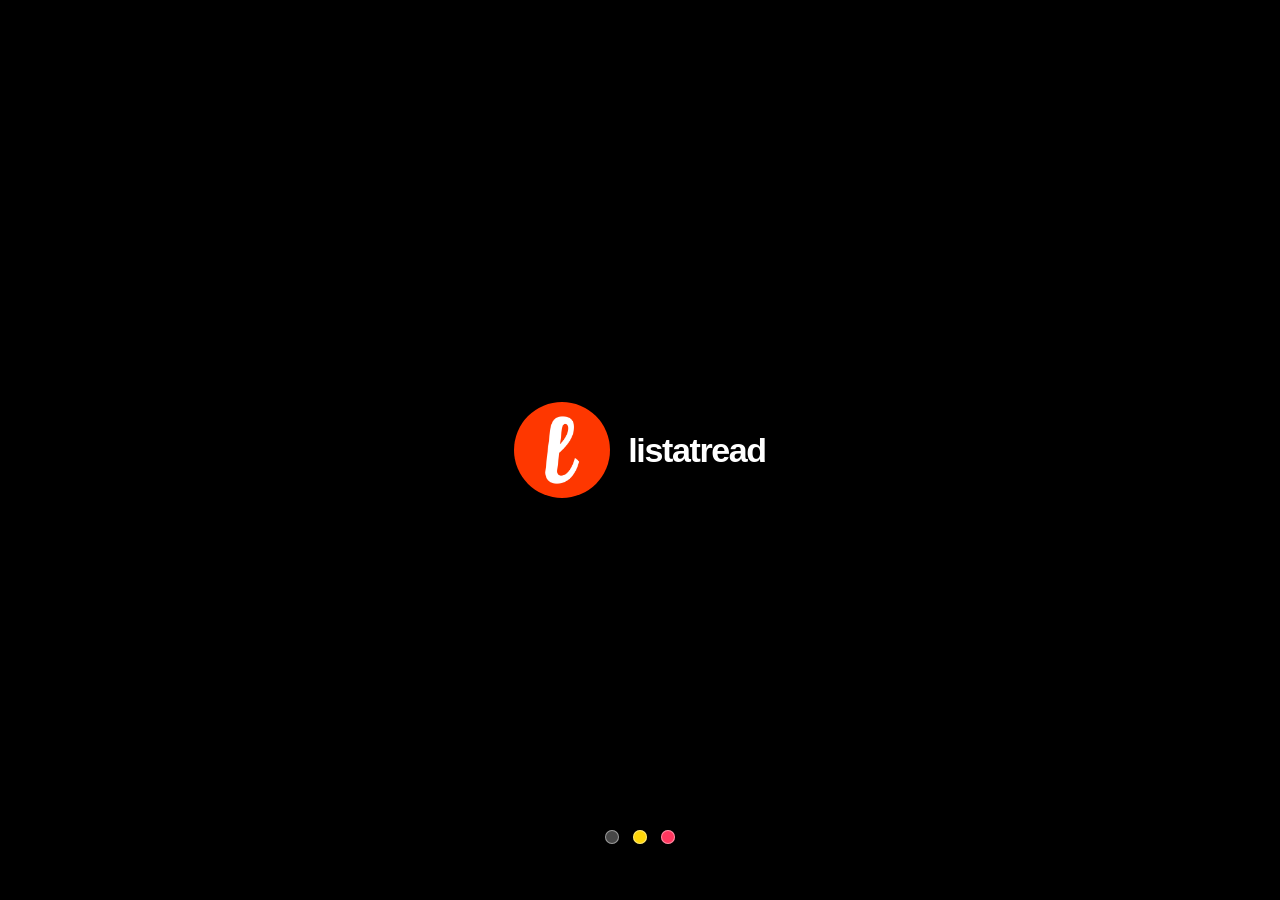
<file: index.html>
<!DOCTYPE html>
<html lang="ru">
<head>
    <meta charset="UTF-8">

    <!-- ⚡ Preconnect — прогреваем DNS+TLS заранее -->
    <link rel="preconnect" href="https://api.listatread.online" crossorigin>
    <link rel="dns-prefetch" href="https://api.listatread.online">
    <link rel="preconnect" href="https://api.listatread.online/storage/v1" crossorigin>
    <link rel="dns-prefetch" href="https://api.listatread.online/storage/v1">
    <link rel="preconnect" href="https://api.qrserver.com">

    <!-- ⚡ Preload логотипа (boot, auth, topbar) -->
    <link rel="preload" as="image" href="/logo.jpeg" fetchpriority="high">

    <!-- ⚡ Modulepreload — граф модулей парсится параллельно -->
    <link rel="modulepreload" href="js/supabase.js">
    <link rel="modulepreload" href="js/feed.js">
    <link rel="modulepreload" href="js/admin.js">
    <link rel="modulepreload" href="js/direct.js">
    <link rel="modulepreload" href="js/offline.js">
    <link rel="modulepreload" href="js/push.js">
    <link rel="modulepreload" href="js/main.js?v=47">

    <!-- ═══════════ VIEWPORT / MOBILE ═══════════ -->
    <meta name="viewport" content="width=device-width, initial-scale=1.0, viewport-fit=cover, maximum-scale=1, user-scalable=no">

    <meta name="theme-color" content="#000000">
    <meta name="color-scheme" content="light dark">
    <meta name="format-detection" content="telephone=no">
    <meta name="mobile-web-app-capable" content="yes">
    <meta name="apple-mobile-web-app-capable" content="yes">
    <meta name="apple-mobile-web-app-status-bar-style" content="black-translucent">
    <meta name="apple-mobile-web-app-title" content="listatread">

    <!-- ═══════════ SEO — ОСНОВНОЕ ═══════════ -->
    <title>listatread — мультимедийная платформа с каналами в ленте вместо профилей, создайте свой канал или выкладывайте треды в общественные каналы и публикуйте в бесконечную ленту рекомендаций. Видео, музыка с просмотром текста и исполнителя, стикеры, опросы, direct-чаты с личными чатами и группами и live-чаты и raves каналов. Умная адаптация контента в рекомендационной ленте и интересное рядом, Данные защищены и хорошая модерация контента</title>
    <meta name="description" content="listatread — мультимедийная платформа с каналами в ленте вместо профилей, создайте свой канал или выкладывайте треды в общественные каналы и публикуйте в бесконечную ленту рекомендаций. Видео, музыка с просмотром текста и исполнителя, стикеры, опросы, direct-чаты с личными чатами и группами и live-чаты и raves каналов. Умная адаптация контента в рекомендационной ленте и интересное рядом, Данные защищены и хорошая модерация контента">
    <meta name="keywords" content="listatread, листатред, мультимедийная платформа, каналы, бесконечная лента, рекомендации, видео и фото, музыка, стикеры, опросы, direct чаты, live чаты, рейвы, listatread chvad, социальная сеть">
    <meta name="author" content="listatread">
    <meta name="robots" content="index, follow, max-image-preview:large">
    <meta name="rating" content="general">
    <link rel="canonical" href="https://listatread.online/">

    <!-- ═══════════ OPEN GRAPH (Telegram, VK, WhatsApp) ═══════════ -->
    <meta property="og:type" content="website">
    <meta property="og:site_name" content="listatread">
    <meta property="og:title" content="listatread — новая социальная сеть с каналами и чатами">
    <meta property="og:description" content="Каналы вместо профилей. Бесконечная лента рекомендаций. Видео и фото, музыка, стикеры, опросы и direct-чаты - теперь в одном месте">
    <meta property="og:image" content="https://listatread.online/og-image.jpg">
    <meta property="og:image:width" content="1200">
    <meta property="og:image:height" content="630">
    <meta property="og:image:alt" content="listatread — list a tread & search a trend">
    <meta property="og:url" content="https://listatread.online/">
    <meta property="og:locale" content="ru_RU">

    <!-- ═══════════ TWITTER CARD ═══════════ -->
    <meta name="twitter:card" content="summary_large_image">
    <meta name="twitter:site" content="@listatread">
    <meta name="twitter:title" content="listatread — мультимедийная платформа">
    <meta name="twitter:description" content="Каналы вместо профилей. Бесконечная лента рекомендаций. Видео, музыка, стикеры, опросы и direct-чаты.">
    <meta name="twitter:image" content="https://listatread.online/og-image.jpg">
    <meta name="twitter:image:alt" content="listatread — мультимедийная платформа">

    <!-- ═══════════ FAVICONS ═══════════ -->
    <link rel="icon" type="image/png" href="/favicon-96x96.png" sizes="96x96">
    <link rel="icon" type="image/svg+xml" href="/favicon.svg">
    <link rel="shortcut icon" href="/favicon.ico">
    <link rel="apple-touch-icon" sizes="180x180" href="/apple-touch-icon.png">
    <meta name="apple-mobile-web-app-title" content="listatread">
    <link rel="manifest" href="/site.webmanifest">

    <!-- ═══════════ STRUCTURED DATA (Schema.org) ═══════════ -->
    <script type="application/ld+json">
        {
            "@context": "https://schema.org",
            "@type": "WebSite",
            "name": "listatread",
            "alternateName": "листатред",
            "url": "https://listatread.online/",
            "logo": "https://listatread.online/logo.jpeg",
            "description": "Мультимедийная платформа с каналами вместо профилей, бесконечной лентой рекомендаций, видео, музыкой, стикерами, опросами и direct-чатами.",
            "inLanguage": "ru-RU",
            "publisher": {
                "@type": "Organization",
                "name": "listatread",
                "url": "https://listatread.online/",
                "logo": "https://listatread.online/logo.jpeg"
            }
        }
    </script>
    <style id="lt-boot-bg">html,body{background:#000!important}</style>

    <link rel="stylesheet" href="style.css?v=16">
</head>
<body>

<div id="toast-container" class="toast-container"></div>

<!-- CODE MODAL -->
<div id="code-modal" class="code-modal hidden">
    <div class="code-modal-backdrop" id="code-modal-backdrop"></div>
    <div class="code-modal-sheet">
        <div class="code-modal-handle"></div>
        <h3 class="code-modal-title">Вступить по коду</h3>
        <p class="code-modal-sub">Введите пригласительный код - 5 символов</p>
        <input type="text" id="code-modal-input" class="code-modal-input" maxlength="5" inputmode="text" autocomplete="off" autocapitalize="characters" spellcheck="false">
        <div class="code-modal-actions">
            <button class="btn-gray" id="code-modal-cancel">Отмена</button>
            <button class="btn-primary" id="code-modal-submit">Вступить</button>
        </div>
    </div>
</div>

<!-- BOOT -->
<div id="boot-screen" class="boot-screen">
    <div class="boot-hearts-layer" id="boot-hearts-layer"></div>
    <div class="boot-content">
        <div class="boot-brand-row">
            <div class="boot-logo"><img src="/logo.jpeg" alt="listatread"></div>
            <h1 class="boot-brand">listatread</h1>
        </div>
    </div>
    <div class="boot-loader"><span></span><span></span><span></span></div>
</div>

<div class="app" id="app">

    <!-- AUTH -->
    <!-- AUTH -->
    <section id="auth-screen" class="screen hidden">
        <div class="auth-feed-bg" id="auth-feed-bg"></div>

        <nav class="auth-topnav" aria-label="Меню">
            <button type="button" class="auth-topnav-link" data-nav="about">О компании ></button>
            <button type="button" class="auth-topnav-link" data-nav="terms">Условия ></button>
            <button type="button" class="auth-topnav-link" data-nav="support">Справка ></button>
            <button type="button" class="auth-topnav-link" data-nav="download">listatread приложение ></button>
        </nav>

        <div class="auth-content">
            <div class="auth-brand-row">
                <div class="auth-logo-circle"><img src="/logo.jpeg" alt="listatread"></div>
                <div class="auth-brand-text">listatread</div>
            </div>

            <h2 class="auth-title">
                <span class="auth-title-login">добро пожаловать</span>
                <span class="auth-title-register">создать аккаунт</span>
            </h2>

            <!-- LOGIN VIEW -->
            <div class="auth-view auth-view-login">
                <form id="login-form" class="auth-form" novalidate>
                    <input type="text" id="login-email" class="auth-input"
                           placeholder="Username, listaID, телефон или почта"
                           required autocomplete="username">
                    <div class="auth-field">
                        <input type="password" id="login-password" class="auth-input"
                               placeholder="Пароль" required autocomplete="current-password">
                        <button type="button" class="auth-pwd-toggle" data-target="login-password">👁</button>
                    </div>
                    <button type="button" class="auth-forgot" id="forgot-password">Забыли пароль?</button>
                    <span class="login-error" id="login-error"></span>
                    <button type="submit" class="auth-btn-primary" id="login-btn">Войти</button>
                </form>
            </div>

            <!-- REGISTER VIEW -->
            <!-- REGISTER VIEW — многошаговая регистрация в тёмном стиле -->
            <div class="auth-view auth-view-register">

                <!-- ШАГ 1: email + согласие -->
                <div class="auth-form reg-stage active" data-regstage="1">
                    <input type="email" id="reg-email" class="auth-input"
                           placeholder="Введите email" maxlength="60" autocomplete="email">
                    <div class="auth-hint">
                        используйте <b>gmail</b>, <b>outlook</b>, <b>yandex</b>, <b>mail.ru</b>, <b>yahoo</b>
                    </div>
                    <label class="auth-consent">
                        <input type="checkbox" id="reg-consent">
                        <span>продолжая, я принимаю <a href="#" data-doc="terms">условия пользования</a>, <a href="#" data-doc="privacy">политику конфиденциальности</a> и соглашаюсь с <a href="#" data-doc="cookies">политикой файлов Cookie</a> и <a href="#" data-doc="rules">правилами сообщества</a></span>
                    </label>
                </div>

                <!-- ШАГ 2: код из письма -->
                <div class="auth-form reg-stage" data-regstage="2">
                    <p class="auth-stage-hint">Код отправлен на <strong id="reg-code-email">email</strong></p>
                    <div class="auth-code-boxes" id="reg-code-boxes">
                        <input type="text" maxlength="1" inputmode="numeric" class="auth-code-box">
                        <input type="text" maxlength="1" inputmode="numeric" class="auth-code-box">
                        <input type="text" maxlength="1" inputmode="numeric" class="auth-code-box">
                        <input type="text" maxlength="1" inputmode="numeric" class="auth-code-box">
                        <input type="text" maxlength="1" inputmode="numeric" class="auth-code-box">
                    </div>
                    <p class="auth-stage-sub">Сейчас вам нужно ввести код тестировщика для продолжения, если ваша почта привязана к listatread fts, то введите 5-значный код из письма</p>
                </div>

                <!-- ШАГ 3: имя + регион -->
                <!-- ШАГ 3: имя + пароль + регион -->
                <div class="auth-form reg-stage" data-regstage="3">
                    <input type="text" id="reg-name" class="auth-input"
                           placeholder="Имя или псевдоним" maxlength="40" autocomplete="name">
                    <div class="auth-field">
                        <input type="password" id="reg-password" class="auth-input"
                               placeholder="Пароль" maxlength="30" autocomplete="new-password">
                        <button type="button" class="auth-pwd-toggle" data-target="reg-password">👁</button>
                    </div>
                    <div class="auth-hint">
                        используйте только <b>латинские буквы</b>, <b>спец. символы</b> и <b>цифры</b>, длина пароля не менее <b>8</b> и не более <b>30</b> символов
                    </div>

                </div>

                <!-- ШАГ 4: дата рождения -->
                <div class="auth-form reg-stage" data-regstage="4">
                    <p class="auth-stage-hint">Дата рождения</p>
                    <div class="date-picker-dark">
                        <select id="reg-birth-day" class="auth-input auth-select"></select>
                        <select id="reg-birth-month" class="auth-input auth-select"></select>
                        <select id="reg-birth-year" class="auth-input auth-select"></select>
                    </div>
                    <p class="auth-stage-sub">Подберём контент для вашего возраста</p>
                </div>

                <!-- ШАГ 5: аватар + ник + описание -->
                <div class="auth-form reg-stage" data-regstage="5">
                    <label class="auth-avatar-upload" for="reg-avatar">
                        <div class="auth-avatar-preview" id="reg-avatar-preview">+</div>
                        <input type="file" id="reg-avatar" accept="image/*" hidden>
                    </label>
                    <div class="auth-input-prefix">
                        <span>@</span>
                        <input type="text" id="reg-username" placeholder="username" maxlength="20" autocomplete="off">
                    </div>
                    <textarea id="reg-bio" class="auth-input" placeholder="О себе (необязательно)" maxlength="150" rows="2"></textarea>
                </div>

                <!-- ШАГ 6: тема -->
                <div class="auth-form reg-stage" data-regstage="6">
                    <p class="auth-stage-hint">Выберите тему</p>
                    <div class="auth-theme-picker" id="reg-theme-picker">
                        <button type="button" class="auth-theme-choice active" data-theme="light">
                            <span class="theme-light-preview"></span>
                            <span>Светлая</span>
                        </button>
                        <button type="button" class="auth-theme-choice" data-theme="dark">
                            <span class="theme-dark-preview"></span>
                            <span>Тёмная</span>
                        </button>
                    </div>
                </div>

            </div>

            <!-- CTA 1: ПОД ВОЙТИ — Регистрация / Продолжить -->
            <div class="auth-cta-main">
                <button type="button" class="auth-btn-danger auth-login-only" id="go-register-btn">Регистрация ></button>
                <button type="button" class="auth-btn-continue auth-register-only" id="go-continue-btn">
                    <span class="btn-label">Продолжить ></span>
                    <span class="btn-loader hidden"><span class="btn-spinner btn-spinner-light"></span>Проверяем</span>
                </button>
            </div>

            <!-- CTA 2: НИЖЕ — соцсети / Назад -->
            <div class="auth-cta-socials">
                <div class="auth-login-only auth-socials-block">
                    <div class="auth-or"><span>или</span></div>
                    <div class="auth-methods">
                        <button type="button" class="auth-method" id="vk-login-btn" aria-label="Войти через VK">
                        <span class="auth-method-icon" style="background:#0077FF">
                            <svg viewBox="0 0 24 24" width="22" height="22" fill="#fff"><path d="M13.16 18.99c.6 0 .86-.4.85-.92-.03-1.92.71-2.95 2.06-1.6 1.49 1.49 1.8 2.52 3.6 2.52h3.2c.81 0 1.13-.26 1.13-.67 0-.86-1.42-2.39-2.63-3.5-1.68-1.57-1.76-1.6-.31-3.49 1.8-2.34 4.16-5.34 2.07-5.34h-3.98c-.77 0-.83.44-1.1 1.08-.99 2.35-2.89 5.39-3.6 4.92-.75-.48-.4-2.4-.35-5.26.02-.75.01-1.27-1.14-1.54-.63-.14-1.24-.2-1.81-.2-2.27 0-3.84.95-2.95 1.12 1.57.29 1.42 3.69 1.05 5.16-.63 2.56-3.03-2.02-4.03-4.3-.24-.55-.32-.98-1.18-.98H1.66c-.49 0-.79.16-.79.52 0 .6 2.96 6.72 5.79 9.77 2.75 2.97 5.48 2.71 7.37 2.71z"/></svg>
                        </span>
                            <span class="auth-method-label">VK</span>
                        </button>
                        <button type="button" class="auth-method" id="lista-login-btn" aria-label="Войти через listaID">
                        <span class="auth-method-icon" style="background:#e11515">
                            <span class="auth-method-lista-letter">ℓ</span>
                        </span>
                            <span class="auth-method-label">listaID</span>
                        </button>
                        <button type="button" class="auth-method" id="qr-login-btn" aria-label="Войти по QR">
                        <span class="auth-method-icon" style="background:#4a4a4b">
                            <svg viewBox="0 0 24 24" width="22" height="22" fill="none" stroke="#fff" stroke-width="1.9"><path d="M3 7V5a2 2 0 0 1 2-2h2M17 3h2a2 2 0 0 1 2 2v2M21 17v2a2 2 0 0 1-2 2h-2M7 21H5a2 2 0 0 1-2-2v-2"/><path d="M3 12h18"/></svg>
                        </span>
                            <span class="auth-method-label">QR</span>
                        </button>
                    </div>
                </div>
                <button type="button" class="auth-btn-back auth-register-only" id="go-back-btn">< Назад</button>
            </div>

        </div>

        <button type="button" class="auth-lang" id="lang-selector">
            <span class="auth-lang-flag" id="current-lang-flag">🇷🇺</span>
            <span class="auth-lang-name" id="current-lang-name">Русский</span>
            <span class="auth-lang-chevron">▾</span>
        </button>

        <div class="auth-legal" aria-label="Право">
            <a href="/policy">Политика конфиденциальности</a>
            <a href="/terms">Пользовательское соглашение</a>
            <a href="/cookies">Политика Cookies</a>
            <a href="/rules">Статус серверов</a>
        </div>
    </section>



    <!-- RESET -->
    <section id="reset-screen" class="screen hidden">
        <div class="reg-topbar"><button class="reg-back-btn" id="reset-back">‹</button><span class="reg-topbar-title">Сброс пароля</span><span class="reg-topbar-spacer"></span></div>
        <div class="reset-step" id="reset-step-1"><button class="reset-btn reset-karsq" id="reset-karsq-btn">Сбросить аккаунт karsq</button><button class="reset-btn reset-lt" id="reset-lt-btn">Сбросить аккаунт listatread</button></div>
        <div class="reset-step hidden" id="reset-step-2"><h2 class="reset-title">Сбросьте пароль</h2><p class="reset-hint" id="reset-hint"></p><input type="email" id="reset-email" placeholder="Введите почту"><p class="reset-error" id="reset-error"></p></div>
    </section>

    <!-- REG LANDING -->





    <!-- LOADING -->
    <section id="loading-screen" class="screen hidden">
        <div class="loading-circles"><span class="lc lc-brown"></span><span class="lc lc-yellow"></span><span class="lc lc-red"></span><span class="lc lc-green"></span><span class="lc lc-pink"></span></div>
        <div class="loading-wrap">
            <div class="brand-circle brand-circle-lg"><img src="/logo.jpeg" alt="listatread"></div>
            <h1 class="loading-brand">listatread</h1>
            <p class="loading-text" id="loading-text">Загрузка…</p>
            <div class="loading-spinner"></div>
        </div>
    </section>

    <!-- MAIN -->
    <div id="main-app" class="main-app hidden">

        <section id="screen-home" class="app-screen active">
            <header class="topbar topbar-home">
                <button class="topbar-btn" data-menu="open" aria-label="Меню"><svg viewBox="0 0 24 24" width="24" height="24" fill="none" stroke="currentColor" stroke-width="2" stroke-linecap="round"><path d="M4 7h16M4 12h16M4 17h16"/></svg></button>
                <div class="th-brand">
                    <span class="th-logo"><img src="/logo.jpeg" alt="listatread"></span>

                    <span class="th-name">listatread</span>
                    <span class="th-tree" aria-hidden="true">🎄</span>
                </div>
                <div class="th-right">

                    <button class="topbar-btn" id="home-search-btn" aria-label="Поиск"><svg viewBox="0 0 24 24" width="22" height="22" fill="none" stroke="currentColor" stroke-width="2" stroke-linecap="round"><circle cx="11" cy="11" r="7"/><path d="M20 20l-3.5-3.5"/></svg></button>
                    <button class="topbar-btn" id="home-bell-btn" aria-label="Входящие"><svg viewBox="0 0 24 24" width="22" height="22" fill="none" stroke="currentColor" stroke-width="1.9" stroke-linecap="round" stroke-linejoin="round"><path d="M18 8a6 6 0 0 0-12 0c0 7-3 9-3 9h18s-3-2-3-9"/><path d="M13.7 21a2 2 0 0 1-3.4 0"/></svg></button>
                </div>
            </header>
            <div class="stories-row" id="stories-row"></div>
            <div class="live-now-wrap">
                <button class="live-code-btn" id="live-code-btn"><svg viewBox="0 0 24 24" width="22" height="22" fill="none" stroke="currentColor" stroke-width="1.8"><rect x="3" y="3" width="7" height="7" rx="1"/><rect x="14" y="3" width="7" height="7" rx="1"/><rect x="3" y="14" width="7" height="7" rx="1"/><path d="M14 14h3v3h-3zM20 14v3M14 20h3M20 20h.01"/></svg><span>По коду</span></button>
                <div class="live-now-row" id="live-now-row"></div>
            </div>
            <div class="feed-tabs">
                <button class="feed-tab active" data-tab="recommended">For you</button>
                <button class="feed-tab" data-tab="lista">Treadless</button>
                <button class="feed-tab" data-tab="subs">Deeptread's</button>
                <button class="feed-tab" data-tab="my">Friendly</button>
                <button class="feed-tab" data-tab="my">Focus ></button>
            </div>
            <div class="feed-list" id="feed-list"><p class="empty">Соединение с сервером ...</p></div>
        </section>

        <section id="screen-music" class="app-screen">
            <header class="topbar"><button class="topbar-btn" data-menu="open"><svg viewBox="0 0 24 24" width="24" height="24" fill="none" stroke="currentColor" stroke-width="2" stroke-linecap="round"><path d="M4 7h16M4 12h16M4 17h16"/></svg></button><div class="topbar-logo-static">music</div><button class="topbar-btn topbar-star" data-prioriti="open"><svg viewBox="0 0 24 24" width="24" height="24" fill="currentColor"><path d="M12 2l2.9 6.9L22 9.6l-5.5 4.8 1.7 7.1L12 17.8 5.8 21.5l1.7-7.1L2 9.6l7.1-.7z"/></svg></button></header>
            <div class="placeholder-screen"><div class="placeholder-symbol"><svg viewBox="0 0 24 24" width="64" height="64" fill="none" stroke="currentColor" stroke-width="1.5" stroke-linecap="round"><path d="M9 18V5l12-2v13"/><circle cx="6" cy="18" r="3"/><circle cx="18" cy="16" r="3"/></svg></div><h2 class="placeholder-title">listatread music</h2><p class="placeholder-text">Скоро</p><div class="placeholder-badge">Скоро</div></div>
        </section>

        <section id="screen-channels" class="app-screen">
            <header class="topbar"><button class="topbar-btn" data-menu="open"><svg viewBox="0 0 24 24" width="24" height="24" fill="none" stroke="currentColor" stroke-width="2" stroke-linecap="round"><path d="M4 7h16M4 12h16M4 17h16"/></svg></button><div class="topbar-logo-static">каналы</div><button class="topbar-btn topbar-star" data-prioriti="open"><svg viewBox="0 0 24 24" width="24" height="24" fill="currentColor"><path d="M12 2l2.9 6.9L22 9.6l-5.5 4.8 1.7 7.1L12 17.8 5.8 21.5l1.7-7.1L2 9.6l7.1-.7z"/></svg></button></header>
            <div class="chan-hero">
                <div class="chan-hero-stage" id="chan-hero-stage"><span class="chan-fly chan-fly-star">★</span><span class="chan-fly chan-fly-live">LIVE</span><span class="chan-fly chan-fly-chat">💬</span><span class="chan-fly chan-fly-people">👥</span><span class="chan-fly chan-fly-stat">📊</span>
                    <div class="chan-icon"><svg viewBox="0 0 24 24" width="44" height="44" fill="none" stroke="currentColor" stroke-width="1.6"><rect x="3" y="5" width="18" height="14" rx="3"/><path d="M10 9.5v5l4.5-2.5z" fill="currentColor" stroke="none"/></svg></div>
                </div>
                <h1 class="chan-title">listatread channel's</h1><p class="chan-desc">В listatread лента и каналы работают как единое целое благодаря умной адаптации контента, любой тред автора мгновенно могут найди в бесконечной ленте рекомендаций, тем самым собирая аудиторию, собирая единомышленников, а также выходите в listalive, глобальный чат, собирайте подарки от поклонников, общайтесь в удобном чате и кастомизируйте свой профиль как хотите!</p>
            </div>
            <div class="chan-chvad">
                <div class="chan-chvad-ad-badge">Реклама · Системная</div>
                <div class="chan-chvad-head"><span class="chan-chvad-star">★</span><div><div class="chan-chvad-title">Больше возможностей с подпиской</div><div class="chan-chvad-name">listatread chvad</div></div></div>
                <ul class="chan-chvad-list"><li>Никакой рекламы</li><li>Музыка без ограничений и рекламы</li><li>Премиальное оформление профиля</li><li>Больше статусов</li><li>Создавайте до 5 каналов</li><li>Live без ограничений</li></ul>
                <button class="btn-primary" id="chvad-more">Подробнее</button>
            </div>
            <h3 class="section-title">Вы состоите</h3><div id="chan-mine-list" class="chan-list"><p class="empty small">Загрузка...</p></div>
            <h3 class="section-title">Вам может понравиться · На основе просмотра</h3><div id="chan-recommend-list" class="chan-list"><p class="empty small">Загрузка...</p></div>
            <button class="chan-add-btn" id="chan-add-btn"><svg viewBox="0 0 24 24" width="28" height="28" fill="none" stroke="currentColor" stroke-width="2.2" stroke-linecap="round"><path d="M12 5v14M5 12h14"/></svg></button>
        </section>

        <section id="screen-inbox" class="app-screen">
            <header class="topbar"><button class="topbar-btn" data-menu="open"><svg viewBox="0 0 24 24" width="24" height="24" fill="none" stroke="currentColor" stroke-width="2" stroke-linecap="round"><path d="M4 7h16M4 12h16M4 17h16"/></svg></button><div class="topbar-logo-static">события</div><button class="topbar-btn topbar-star" data-prioriti="open"><svg viewBox="0 0 24 24" width="24" height="24" fill="currentColor"><path d="M12 2l2.9 6.9L22 9.6l-5.5 4.8 1.7 7.1L12 17.8 5.8 21.5l1.7-7.1L2 9.6l7.1-.7z"/></svg></button></header>
            <div class="livechat-hero" id="hero-global"><div class="livechat-hero-bg"></div><div class="livechat-hero-content"><div class="livechat-live-pill">LIVE</div><h3 class="livechat-hero-title">Глобальный live chat</h3><p class="livechat-hero-sub">Общайтесь со всем миром</p><button class="livechat-hero-btn" id="enter-global">Войти в live chat</button></div></div>
            <div class="livechat-card" id="hero-region"><div class="livechat-live-pill small">LIVE</div><div class="livechat-info"><div class="livechat-title">Live чат региона</div><div class="livechat-sub" id="region-chat-name">Ваш регион</div></div><div class="livechat-bars"><span></span><span></span><span></span></div></div>
            <h3 class="section-title">Рекомендуем · Live чаты каналов</h3><div id="channel-chats"><p class="empty small">Пока нет live чатов</p></div>
            <h3 class="section-title">Входящие</h3>
            <div class="inbox-panel">
                <button class="inbox-tab active" data-itab="followers">Подписчики</button>
                <button class="inbox-tab" data-itab="replies">Ответы</button>
                <button class="inbox-tab" data-itab="comments">Комментарии</button>
                <button class="inbox-tab" data-itab="likes">Лайки</button>
                <button class="inbox-tab" data-itab="reposts">Репосты</button>

                <button class="inbox-tab" data-itab="invites">Приглашения</button>
            </div>
            <div class="inbox-list" id="inbox-list"></div>
            <h3 class="section-title">Уведомления системы</h3><div class="notifications-list" id="notifications-list"></div>
        </section>

        <section id="screen-livechat" class="app-screen">
            <header class="topbar"><button class="topbar-btn" id="livechat-back"><svg viewBox="0 0 24 24" width="24" height="24" fill="none" stroke="currentColor" stroke-width="2" stroke-linecap="round"><path d="M15 6l-6 6 6 6"/></svg></button><div class="topbar-logo-static" id="livechat-title">Live chat</div><button class="topbar-btn topbar-star" data-prioriti="open"><svg viewBox="0 0 24 24" width="24" height="24" fill="currentColor"><path d="M12 2l2.9 6.9L22 9.6l-5.5 4.8 1.7 7.1L12 17.8 5.8 21.5l1.7-7.1L2 9.6l7.1-.7z"/></svg></button></header>
            <div class="livechat-header-line"><div class="livechat-live-pill small">LIVE</div><span class="livechat-header-text" id="livechat-header-text">Global</span></div>
            <div class="composer">
                <div class="reply-banner hidden" id="reply-banner"><span class="reply-banner-text">Ответить <strong id="reply-to-name">@user</strong></span><button class="reply-banner-cancel" id="reply-cancel">✕</button></div>
                <div class="photo-preview hidden" id="photo-preview"><img id="photo-preview-img" alt=""><button class="photo-preview-remove" id="photo-preview-remove">✕</button></div>
                <textarea id="post-content" placeholder="Что нового?" rows="3"></textarea>
                <div class="composer-footer">
                    <div class="composer-tools">
                        <button class="tool-btn" id="attach-photo" title="Фото"><svg viewBox="0 0 24 24" width="20" height="20" fill="none" stroke="currentColor" stroke-width="1.8"><rect x="3" y="4" width="18" height="16" rx="2"/><circle cx="9" cy="10" r="2"/><path d="M3 18l5-5 4 4 3-3 6 6"/></svg></button>
                        <button class="tool-btn" id="add-emoji" title="Смайл"><svg viewBox="0 0 24 24" width="20" height="20" fill="none" stroke="currentColor" stroke-width="1.8"><circle cx="12" cy="12" r="9"/><circle cx="9" cy="10" r="0.8" fill="currentColor"/><circle cx="15" cy="10" r="0.8" fill="currentColor"/><path d="M8 14s1.5 2 4 2 4-2 4-2"/></svg></button>
                        <button class="tool-btn" id="add-mention" title="Отметить"><svg viewBox="0 0 24 24" width="20" height="20" fill="none" stroke="currentColor" stroke-width="1.8"><circle cx="12" cy="12" r="4"/><path d="M16 8v5a3 3 0 0 0 6 0v-1a10 10 0 1 0-4 8"/></svg></button>
                        <input type="file" id="photo-input" accept="image/*" hidden>
                        <input type="file" id="audio-input" accept="audio/*" hidden>
                        <input type="file" id="video-input" accept="video/*" hidden>
                    </div>
                    <button class="btn-primary btn-send-icon" id="post-btn" aria-label="Опубликовать">
                        <svg viewBox="0 0 24 24" width="22" height="22" fill="currentColor">
                            <path d="M2.01 21L23 12 2.01 3 2 10l15 2-15 2z"/>
                        </svg>
                    </button>
                </div>
                <div class="emoji-picker hidden" id="emoji-picker"></div>
            </div>
            <div class="feed-list" id="live-feed"></div>
        </section>

        <section id="screen-profile" class="app-screen">
            <header class="topbar"><button class="topbar-btn" data-menu="open"><svg viewBox="0 0 24 24" width="24" height="24" fill="none" stroke="currentColor" stroke-width="2" stroke-linecap="round"><path d="M4 7h16M4 12h16M4 17h16"/></svg></button><div class="topbar-logo-static">профиль</div><button class="topbar-btn topbar-star" data-prioriti="open"><svg viewBox="0 0 24 24" width="24" height="24" fill="currentColor"><path d="M12 2l2.9 6.9L22 9.6l-5.5 4.8 1.7 7.1L12 17.8 5.8 21.5l1.7-7.1L2 9.6l7.1-.7z"/></svg></button></header>
            <div class="profile-loader hidden" id="profile-loader"><div class="profile-loader-spinner"></div><p class="profile-loader-text">Загрузка профиля…</p></div>
            <div id="profile-body">
                <div class="profile-hero">
                    <div class="profile-avatar-lg" id="profile-avatar">ℓ</div>
                    <h2 class="profile-name" id="profile-name">Пользователь</h2>
                    <p class="profile-username" id="profile-username">@username</p>
                    <p class="profile-bio" id="profile-bio"></p>
                    <div class="profile-track hidden" id="profile-track"></div>
                </div>
                <div class="profile-stats"><div class="stat"><strong id="stat-followers">0</strong><span>подписчики</span></div><div class="stat"><strong id="stat-posts">0</strong><span>Треды</span></div><div class="stat"><strong id="stat-subs">0</strong><span>подписки</span></div></div>
                <div class="profile-channel-card hidden" id="profile-channel-card"></div>
                <div id="profile-actions"></div>
                <div class="profile-tabs" id="profile-tabs">
                    <button class="profile-tab active" data-ptab="overview">Обзор</button>
                    <button class="profile-tab" data-ptab="wall">Стена</button>
                    <button class="profile-tab" data-ptab="saved">
                        <svg viewBox="0 0 24 24" width="13" height="13" fill="none" stroke="currentColor" stroke-width="2.2" stroke-linecap="round"><rect x="5" y="11" width="14" height="10" rx="2"/><path d="M8 11V8a4 4 0 0 1 8 0v3"/></svg>Сохранено
                    </button>
                </div>
                <div class="profile-subtabs hidden" id="profile-subtabs"></div>
                <div class="profile-content" id="profile-content"></div>
                <div class="new-post-btn-wrap hidden" id="new-post-wrap"><button class="new-post-btn" id="new-post-btn"><span class="new-post-btn-bg"></span><span class="new-post-btn-content"><svg viewBox="0 0 24 24" width="20" height="20" fill="none" stroke="currentColor" stroke-width="2" stroke-linecap="round"><path d="M12 5v14M5 12h14"/></svg>Новый тред</span></button></div>
            </div>
        </section>

        <section id="screen-settings" class="app-screen">
            <header class="topbar"><button class="topbar-btn" id="settings-back"><svg viewBox="0 0 24 24" width="24" height="24" fill="none" stroke="currentColor" stroke-width="2" stroke-linecap="round"><path d="M15 6l-6 6 6 6"/></svg></button><div class="topbar-logo-static">настройки</div><span class="topbar-spacer-btn"></span></header>
            <div class="settings-tabs"><button class="settings-tab active" data-stab="general">Общие</button><button class="settings-tab" data-stab="privacy">Приватность</button><button class="settings-tab" data-stab="additional">Дополнительно</button></div>
            <div class="settings-body">
                <div class="settings-panel active" data-panel="general">
                    <div class="settings-avatar-block"><label class="settings-avatar-label" for="set-avatar"><div class="profile-avatar-lg" id="set-avatar-preview">ℓ</div><input type="file" id="set-avatar" accept="image/*" hidden><div class="settings-avatar-hint">Нажмите чтобы изменить</div></label></div>
                    <button type="button" class="chvad-settings-btn hidden" id="chvad-settings-btn">
                        <span class="chvad-settings-shimmer"></span>
                        <span class="chvad-settings-star">⭐</span>
                        <span class="chvad-settings-label">Настройка профиля · listatread chvad</span>
                        <span class="chvad-settings-arrow">›</span>
                    </button>
                    <label class="settings-label">Имя</label><input type="text" id="set-name" placeholder="Ваше имя">
                    <label class="settings-label">Никнейм · можно менять раз в неделю</label><div class="input-prefix"><span>@</span><input type="text" id="set-username" placeholder="username" maxlength="20"></div>
                    <label class="settings-label">О себе</label><textarea id="set-bio" placeholder="О себе" maxlength="150" rows="3"></textarea>
                    <label class="settings-label">Email к аккаунту</label><input type="email" id="set-email" disabled>
                    <label class="settings-label">Трек в профиле</label>
                    <button type="button" class="settings-pick-row" id="set-track-btn">
    <span class="settings-pick-ico">
        <svg viewBox="0 0 24 24" width="20" height="20" fill="none" stroke="currentColor" stroke-width="1.8" stroke-linecap="round" stroke-linejoin="round"><path d="M9 18V5l12-2v13"/><circle cx="6" cy="18" r="3"/><circle cx="18" cy="16" r="3"/></svg>
    </span>
                        <span class="settings-pick-text">
        <span class="settings-pick-title">Выбрать трек</span>
        <span class="settings-pick-sub" id="set-track-label">Не выбран</span>
    </span>
                        <span class="settings-pick-chevron">›</span>
                    </button>

                    <label class="settings-label">Канал в профиле</label>
                    <button type="button" class="settings-pick-row" id="set-channel-btn">
    <span class="settings-pick-ico">
        <svg viewBox="0 0 24 24" width="20" height="20" fill="none" stroke="currentColor" stroke-width="1.8"><rect x="3" y="5" width="18" height="14" rx="3"/><path d="M10 9.5v5l4.5-2.5z" fill="currentColor" stroke="none"/></svg>
    </span>
                        <span class="settings-pick-text">
        <span class="settings-pick-title">Выбрать канал</span>
        <span class="settings-pick-sub" id="set-channel-label">Не выбран</span>
    </span>
                        <span class="settings-pick-chevron">›</span>
                    </button>
                    <label class="settings-label">Обзор · тред для About (фото/видео)</label>
                    <button type="button" class="settings-pick-row" id="set-about-btn">
                        <span class="settings-pick-ico"><svg viewBox="0 0 24 24" width="20" height="20" fill="none" stroke="currentColor" stroke-width="1.8"><rect x="3" y="4" width="18" height="16" rx="3"/><circle cx="9" cy="10" r="2"/><path d="M3 18l5-5 4 4 3-3 6 6"/></svg></span>
                        <span class="settings-pick-text"><span class="settings-pick-title">Выбрать тред</span><span class="settings-pick-sub" id="set-about-label">Не выбран</span></span>
                        <span class="settings-pick-chevron">›</span>
                    </button>
                    <label class="settings-label">Цитата (до 60 символов)</label>
                    <input type="text" id="set-quote" maxlength="60" placeholder="Ваша цитата">
                    <label class="settings-label">Ссылки</label>
                    <div id="set-links-list"></div>
                    <button type="button" class="btn-gray" id="set-link-add" style="width:100%;margin-bottom:14px">+ Добавить ссылку</button>
                    <label class="settings-label">Тема</label>
                    <button type="button" class="theme-toggle" id="theme-toggle">
                        <span class="theme-toggle-icon" id="theme-toggle-icon">☀️</span>
                        <span class="theme-toggle-text" id="theme-toggle-text">Светлая</span>
                        <span class="theme-toggle-switch"></span>
                    </button>

                    <h3 class="settings-group-title" style="margin-top:22px">Статус</h3>
                    <div class="settings-status-grid" id="settings-status-grid"></div>

                    <button class="btn-primary settings-save" id="save-general">Сохранить изменения</button>
                </div>
                <div class="settings-panel" data-panel="privacy">
                    <div class="settings-group">
                        <h3 class="settings-group-title">Приватность профиля</h3>
                        <label class="toggle-row"><span>Скрывать мои треды</span><input type="checkbox" class="toggle" data-priv="hide_posts"></label>
                        <label class="toggle-row"><span>Скрывать репосты</span><input type="checkbox" class="toggle" data-priv="hide_reposts"></label>
                        <label class="toggle-row"><span>Скрывать мои лайки</span><input type="checkbox" class="toggle" data-priv="hide_likes"></label>
                        <label class="toggle-row"><span>Скрывать каналы, в которых я состою</span><input type="checkbox" class="toggle" data-priv="hide_channels"></label>
                        <label class="toggle-row"><span>Скрывать подарки</span><input type="checkbox" class="toggle" data-priv="hide_gifts"></label>
                        <label class="toggle-row"><span>Показывать «Сохранено» другим</span><input type="checkbox" class="toggle" data-priv="show_saved"></label>
                        <label class="toggle-row"><span>Прикрепить email к профилю</span><input type="checkbox" class="toggle" data-priv="show_email"></label>
                    </div>
                    <button class="btn-primary settings-save" id="save-privacy">Сохранить настройки</button>
                </div>
                <div class="settings-panel" data-panel="additional">

                    <div class="settings-section">
                        <div class="settings-section-header">
                            <div class="settings-section-icon"><svg viewBox="0 0 24 24" fill="none" stroke="currentColor" stroke-width="2"><path d="M3 12h3l3-8 4 16 3-8h5"/></svg></div>
                            Активность
                        </div>
                        <button class="settings-row" data-saction="screen-time"><div class="settings-row-icon"><svg viewBox="0 0 24 24" fill="none" stroke="currentColor" stroke-width="1.8"><circle cx="12" cy="12" r="9"/><path d="M12 7v5l3 2"/></svg></div><div class="settings-row-text">Экранное время<div class="settings-row-sub">Статистика и ограничения</div></div><span class="settings-row-chevron">›</span></button>
                        <button class="settings-row" data-saction="feed-settings"><div class="settings-row-icon"><svg viewBox="0 0 24 24" fill="none" stroke="currentColor" stroke-width="1.8"><path d="M4 6h16M4 12h16M4 18h10"/></svg></div><div class="settings-row-text">Настройки ленты<div class="settings-row-sub">Настройте ленту под себя</div></div><span class="settings-row-chevron">›</span></button>
                        <button class="settings-row" data-saction="manage-posts"><div class="settings-row-icon"><svg viewBox="0 0 24 24" fill="none" stroke="currentColor" stroke-width="1.8"><rect x="3" y="4" width="18" height="16" rx="2"/><path d="M3 9h18"/></svg></div><div class="settings-row-text">Управлять публикациями</div><span class="settings-row-chevron">›</span></button>
                        <button class="settings-row" data-saction="boosts"><div class="settings-row-icon"><svg viewBox="0 0 24 24" fill="none" stroke="currentColor" stroke-width="1.8"><path d="M13 2L3 14h7l-1 8 10-12h-7z"/></svg></div><div class="settings-row-text">Вовлеченность</div><span class="settings-row-chevron">›</span></button>
                    </div>

                    <div class="settings-section">
                        <div class="settings-section-header">
                            <div class="settings-section-icon"><svg viewBox="0 0 24 24" fill="none" stroke="currentColor" stroke-width="2"><circle cx="12" cy="8" r="4"/><path d="M4 21c0-4.4 3.6-8 8-8s8 3.6 8 8"/></svg></div>
                            Аккаунт и вход
                        </div>
                        <button class="settings-row" data-saction="share-account"><div class="settings-row-icon"><svg viewBox="0 0 24 24" fill="none" stroke="currentColor" stroke-width="1.8"><circle cx="18" cy="5" r="3"/><circle cx="6" cy="12" r="3"/><circle cx="18" cy="19" r="3"/><path d="M8.6 13.5l6.8 4M15.4 6.5l-6.8 4"/></svg></div><div class="settings-row-text">Поделиться профилем<div class="settings-row-sub">QR-код и ссылки в соцсети</div></div><span class="settings-row-chevron">›</span></button>
                        <button class="settings-row" data-saction="scan-qr"><div class="settings-row-icon"><svg viewBox="0 0 24 24" fill="none" stroke="currentColor" stroke-width="1.8"><path d="M3 7V5a2 2 0 0 1 2-2h2M17 3h2a2 2 0 0 1 2 2v2M21 17v2a2 2 0 0 1-2 2h-2M7 21H5a2 2 0 0 1-2-2v-2"/><path d="M3 12h18"/></svg></div><div class="settings-row-text">Сканировать QR</div><span class="settings-row-chevron">›</span></button>
                        <button class="settings-row" data-saction="blacklist"><div class="settings-row-icon"><svg viewBox="0 0 24 24" fill="none" stroke="currentColor" stroke-width="1.8"><circle cx="12" cy="12" r="9"/><path d="M5.5 5.5l13 13" stroke-linecap="round"/></svg></div><div class="settings-row-text">Чёрный список</div><span class="settings-row-chevron">›</span></button>
                        <button class="settings-row" data-saction="login-other"><div class="settings-row-icon"><svg viewBox="0 0 24 24" fill="none" stroke="currentColor" stroke-width="1.8"><rect x="3" y="4" width="18" height="14" rx="2"/><path d="M8 21h8M12 18v3"/></svg></div><div class="settings-row-text">Войти через Karsq</div><span class="settings-row-chevron">›</span></button>
                    </div>

                    <div class="settings-section">
                        <div class="settings-section-header">
                            <div class="settings-section-icon"><svg viewBox="0 0 24 24" fill="none" stroke="currentColor" stroke-width="2"><path d="M21 12a9 9 0 1 1-3-6.7"/><path d="M21 3v6h-6"/></svg></div>
                            Кэш и трафик
                        </div>
                        <button class="settings-row" data-saction="clear-cache"><div class="settings-row-icon"><svg viewBox="0 0 24 24" fill="none" stroke="currentColor" stroke-width="1.8"><path d="M3 6h18M8 6V4a1 1 0 0 1 1-1h6a1 1 0 0 1 1 1v2M19 6l-1 14a1 1 0 0 1-1 1H7a1 1 0 0 1-1-1L5 6"/></svg></div><div class="settings-row-text">Очистить кэш приложения</div><span class="settings-row-chevron">›</span></button>
                        <button class="settings-row" data-saction="force-reload"><div class="settings-row-icon"><svg viewBox="0 0 24 24" fill="none" stroke="currentColor" stroke-width="1.8"><path d="M23 4v6h-6M1 20v-6h6"/><path d="M3.5 9a9 9 0 0 1 14.9-3.4L23 10M1 14l4.6 4.4A9 9 0 0 0 20.5 15"/></svg></div><div class="settings-row-text">Принудительный перезапуск</div><span class="settings-row-chevron">›</span></button>
                    </div>

                    <div class="settings-section">
                        <div class="settings-section-header">
                            <div class="settings-section-icon"><svg viewBox="0 0 24 24" fill="none" stroke="currentColor" stroke-width="2"><circle cx="12" cy="12" r="9"/><path d="M9 9a3 3 0 1 1 4 3c-1 .5-1 1-1 2M12 17h.01"/></svg></div>
                            Помощь
                        </div>
                        <button class="settings-row" data-saction="support"><div class="settings-row-icon"><svg viewBox="0 0 24 24" fill="none" stroke="currentColor" stroke-width="1.8"><circle cx="12" cy="12" r="9"/><path d="M9.5 9a2.5 2.5 0 1 1 3.5 2.3c-.8.4-1 1-1 1.7M12 17h.01"/></svg></div><div class="settings-row-text">Служба поддержки</div><span class="settings-row-chevron">›</span></button>
                        <button class="settings-row" data-saction="terms"><div class="settings-row-icon"><svg viewBox="0 0 24 24" fill="none" stroke="currentColor" stroke-width="1.8"><path d="M6 3h9l5 5v13a1 1 0 0 1-1 1H6a1 1 0 0 1-1-1V4a1 1 0 0 1 1-1z"/><path d="M15 3v5h5M8 13h8M8 17h5"/></svg></div><div class="settings-row-text">Условия пользования, политика и конфиденциальность</div><span class="settings-row-chevron">›</span></button>
                        <button class="settings-row" data-saction="about"><div class="settings-row-icon"><svg viewBox="0 0 24 24" fill="none" stroke="currentColor" stroke-width="1.8"><circle cx="12" cy="12" r="9"/><path d="M12 16v-4M12 8h.01"/></svg></div><div class="settings-row-text">О listatread</div><span class="settings-row-chevron">›</span></button>
                    </div>

                    <div class="settings-section">
                        <div class="settings-section-header">
                            <div class="settings-section-icon"><svg viewBox="0 0 24 24" fill="none" stroke="currentColor" stroke-width="2"><circle cx="12" cy="12" r="9"/><path d="M12 8v8M8 12h8"/></svg></div>
                            Дополнительно
                        </div>
                        <button class="settings-row danger" data-saction="delete-request"><div class="settings-row-icon"><svg viewBox="0 0 24 24" fill="none" stroke="currentColor" stroke-width="1.8"><path d="M3 6h18M8 6V4a1 1 0 0 1 1-1h6a1 1 0 0 1 1 1v2M19 6l-1 14a1 1 0 0 1-1 1H7a1 1 0 0 1-1-1L5 6"/></svg></div><div class="settings-row-text">Запрос на удаление</div><span class="settings-row-chevron">›</span></button>
                        <button class="settings-row danger" id="logout-from-settings-v2"><div class="settings-row-icon"><svg viewBox="0 0 24 24" fill="none" stroke="currentColor" stroke-width="1.8"><path d="M15 4h4a1 1 0 0 1 1 1v14a1 1 0 0 1-1 1h-4M10 17l-5-5 5-5M5 12h12"/></svg></div><div class="settings-row-text">Выйти из аккаунта</div><span class="settings-row-chevron">›</span></button>
                        <button class="settings-row" data-saction="stats"><div class="settings-row-icon"><svg viewBox="0 0 24 24" fill="none" stroke="currentColor" stroke-width="1.8"><path d="M3 3v18h18"/><rect x="7" y="12" width="3" height="6"/><rect x="12" y="8" width="3" height="10"/><rect x="17" y="5" width="3" height="13"/></svg></div><div class="settings-row-text">Ваша статистика</div><span class="settings-row-chevron">›</span></button>
                    </div>

                    <div class="settings-group">
                        <h3 class="settings-group-title">Информация</h3>
                        <div class="info-row"><span>ID</span><strong id="info-id">—</strong></div>
                        <div class="info-row"><span>Email</span><strong id="info-email">—</strong></div>
                        <div class="info-row"><span>Создан</span><strong id="info-created">—</strong></div>
                        <div class="info-row"><span>Последний вход</span><strong id="info-last-login">—</strong></div>
                        <div class="info-row"><span>Провайдер</span><strong id="info-provider">—</strong></div>
                        <div class="info-row"><span>Регион</span><strong id="info-region">—</strong></div>
                        <div class="info-row"><span>2FA</span><strong id="info-2fa">—</strong></div>
                        <div class="info-row"><span>Верификация</span><strong id="info-verified">—</strong></div>
                    </div>
                </div>
            </div>
        </section>
        <!-- SHOP / CHVAD PAGE -->
        <section id="screen-shop" class="app-screen">
            <header class="shop-topbar">
                <button class="topbar-btn" id="shop-back">
                    <svg viewBox="0 0 24 24" width="24" height="24" fill="none" stroke="currentColor" stroke-width="2" stroke-linecap="round"><path d="M15 6l-6 6 6 6"/></svg>
                </button>
                <div class="shop-topbar-logo">listatread</div>
                <div class="shop-topbar-chvad">chvad</div>
                <span class="topbar-spacer-btn"></span>
            </header>

            <div class="shop-hero">
                <div class="shop-star-wrap">
                    <div class="shop-star-glow"></div>
                    <svg class="shop-star" viewBox="0 0 24 24" fill="currentColor">
                        <path d="M12 2l2.9 6.9L22 9.6l-5.5 4.8 1.7 7.1L12 17.8 5.8 21.5l1.7-7.1L2 9.6l7.1-.7z"/>
                    </svg>
                </div>
                <h1 class="shop-title">Откройте для себя больше свободы и самовыражения</h1>
                <p class="shop-subtitle">Доступ к эксклюзивным функциям listatread</p>
            </div>

            <!-- ПЛАНЫ -->
            <div class="shop-plans">
                <button class="shop-plan active" data-plan="monthly" data-price="299 ₽/мес">
                    <span class="shop-plan-name">Ежемесячно</span>
                    <span class="shop-plan-price">299 ₽<i>/мес</i></span>
                </button>
                <button class="shop-plan" data-plan="yearly" data-price="2 499 ₽/год">
                    <span class="shop-plan-badge">−30%</span>
                    <span class="shop-plan-name">Ежегодно</span>
                    <span class="shop-plan-price">2 499 ₽<i>/год</i></span>
                </button>
            </div>

            <!-- КНОПКА АКТИВИРОВАТЬ ПРОМОКОД (без поля) -->
            <div class="shop-promo-single">
                <button class="shop-promo-activate" id="shop-promo-btn">
                    <svg viewBox="0 0 24 24" width="20" height="20" fill="none" stroke="currentColor" stroke-width="1.8">
                        <rect x="3" y="8" width="18" height="13" rx="2"/>
                        <path d="M3 12h18M12 8v13M12 8s-2-5-5-5-1 5 5 5zM12 8s2-5 5-5 1 5-5 5z"/>
                    </svg>
                    Активировать промокод
                </button>
            </div>
            <!-- КНОПКА КУПИТЬ (перенесена сюда) -->
            <div class="shop-buy-inline">
                <div class="shop-buy-today" id="shop-buy-today">Сегодня спишется 299 ₽, следующее списание — </div>
                <button class="shop-buy" id="shop-buy">
                    <span id="shop-buy-label">Оформить за 299 ₽/мес</span>
                </button>
                <p class="shop-buy-legal">
                    Нажимая на кнопку, вы соглашаетесь с <a href="/terms" target="_blank">условиями</a>.
                </p>
            </div>

            <!-- КАРУСЕЛЬ -->
            <div class="shop-carousel-label">Как это работает</div>
            <div class="shop-carousel-wrap">
                <button class="shop-carousel-arrow left" id="shop-prev" aria-label="Назад">‹</button>
                <div class="shop-carousel" id="shop-carousel"></div>
                <button class="shop-carousel-arrow right" id="shop-next" aria-label="Вперёд">›</button>
            </div>
            <div class="shop-carousel-dots" id="shop-dots"></div>

            <!-- СПИСОК ВСЕХ ПРИВИЛЕГИЙ -->
            <div class="shop-list-label">Все привилегии · 23</div>
            <div class="shop-list" id="shop-list"></div>

            <!-- О ПОДПИСКЕ -->
            <div class="shop-about">
                <div class="shop-about-title">О подписке</div>
                <p class="shop-about-text">
                    listatread chvad — премиум-подписка, открывающая полный доступ к оформлению
                    профиля и канала, расширенные лимиты, эксклюзивные функции и отсутствие рекламы.
                    Отменить можно в любой момент.
                </p>
                <p class="shop-about-contact">
                    Поддержка: <a href="mailto:support@listatread.online">support@listatread.online</a><br>
                    Сайт: <a href="https://listatread.online" target="_blank" rel="noopener">listatread.online</a>
                </p>
            </div>

            <!-- ФИКСИРОВАННАЯ ПАНЕЛЬ ОФОРМЛЕНИЯ -->

        </section>
        <!-- PROMO PAGE -->
        <section id="screen-promo" class="app-screen">
            <header class="shop-topbar">
                <button class="topbar-btn" id="promo-back">
                    <svg viewBox="0 0 24 24" width="24" height="24" fill="none" stroke="currentColor" stroke-width="2" stroke-linecap="round"><path d="M15 6l-6 6 6 6"/></svg>
                </button>
                <div class="shop-topbar-logo">listatread</div>
                <span class="topbar-spacer-btn"></span>
            </header>

            <div class="promo-hero">
                <h1 class="promo-title">Активируйте свой промокод</h1>
                <p class="promo-subtitle">Введите код услуги, код товара и данные провайдера</p>
            </div>

            <!-- 1. Код услуги -->
            <div class="promo-field">
                <label class="promo-label">Код услуги</label>
                <input type="text" id="promo-service-code" class="promo-input promo-input-large"
                       maxlength="5" inputmode="text" autocomplete="off"
                       placeholder="XXXXX" autocapitalize="characters" spellcheck="false">
                <p class="promo-hint">5 символов, только буквы</p>
            </div>

            <!-- 2. Код товара (5 окон через дефис) -->
            <div class="promo-field">
                <label class="promo-label">Код товара</label>
                <div class="promo-code-boxes" id="promo-product-boxes">
                    <input type="text" maxlength="1" inputmode="text" class="promo-code-box" autocapitalize="characters">
                    <span class="promo-dash">-</span>
                    <input type="text" maxlength="1" inputmode="text" class="promo-code-box" autocapitalize="characters">
                    <span class="promo-dash">-</span>
                    <input type="text" maxlength="1" inputmode="text" class="promo-code-box" autocapitalize="characters">
                    <span class="promo-dash">-</span>
                    <input type="text" maxlength="1" inputmode="text" class="promo-code-box" autocapitalize="characters">
                    <span class="promo-dash">-</span>
                    <input type="text" maxlength="1" inputmode="text" class="promo-code-box" autocapitalize="characters">
                </div>
            </div>

            <!-- 3. Провайдер -->
            <div class="promo-field">
                <label class="promo-label">Провайдер</label>
                <div class="promo-provider-row">
                    <input type="text" id="promo-provider-id" class="promo-input"
                           maxlength="9" inputmode="numeric" autocomplete="off"
                           placeholder="XX.XXX.XX" spellcheck="false">
                    <input type="text" id="promo-provider-host" class="promo-input"
                           autocomplete="off" placeholder="host (listatread.online/shop)" spellcheck="false">
                </div>
            </div>

            <p class="promo-error" id="promo-error"></p>

            <button class="shop-buy" id="promo-submit" style="margin: 16px 20px 0; width: calc(100% - 40px);">
                Активировать
            </button>
        </section>
        <nav class="bottom-nav">
            <button class="nav-btn active" data-screen="home">
                <svg viewBox="0 0 24 24" width="24" height="24" fill="none" stroke="currentColor" stroke-width="2" stroke-linejoin="round"><path d="M3 10.5L12 3l9 7.5V20a1 1 0 0 1-1 1h-5v-6h-6v6H4a1 1 0 0 1-1-1z"/></svg>
                <span>home</span>
            </button>
            <button class="nav-btn" data-screen="channels">
                <svg viewBox="0 0 24 24" width="24" height="24" fill="none" stroke="currentColor" stroke-width="2" stroke-linejoin="round"><circle cx="12" cy="12" r="9"/><path d="M15.5 8.5l-2 5-5 2 2-5z"/></svg>
                <span>discover</span>
            </button>
            <button class="nav-btn nav-btn-new" data-screen="new-video" aria-label="Новый тред">
                <svg viewBox="0 0 24 24" width="26" height="26" fill="none" stroke="currentColor" stroke-width="2.2" stroke-linecap="round">
                    <circle cx="12" cy="12" r="9.5"/>
                    <path d="M12 8v8M8 12h8"/>
                </svg>
                <span>tread</span>
            </button>
            <button class="nav-btn" data-screen="direct">
                <svg viewBox="0 0 24 24" width="24" height="24" fill="none" stroke="currentColor" stroke-width="2" stroke-linejoin="round"><path d="M22 2L11 13M22 2l-7 20-4-9-9-4z"/></svg>
                <span>direct</span>
            </button>
            <button class="nav-btn" data-screen="profile">
                <svg viewBox="0 0 24 24" width="24" height="24" fill="none" stroke="currentColor" stroke-width="2"><circle cx="12" cy="8" r="4"/><path d="M4 21c0-4.4 3.6-8 8-8s8 3.6 8 8"/></svg>
                <span>profile</span>
            </button>
        </nav>
    </div>

</div>

<!-- SIDEBAR -->
<div class="sidebar-backdrop hidden" id="sidebar-backdrop"></div>
<aside class="sidebar" id="sidebar">
    <div class="sidebar-header"><div class="brand-circle brand-circle-sm"><img src="/logo.jpeg" alt="listatread"></div><div class="sidebar-brand">listatread</div><button class="sidebar-close" id="sidebar-close">✕</button></div>
    <div class="sidebar-status-row"><button class="status-current" id="status-current"><span class="status-dot" id="status-dot">👋</span><span class="status-label" id="status-label">Статус: По умолчанию</span><span class="chevron">▾</span></button></div>
    <div class="sidebar-scroll">
        <div class="sidebar-group">
            <div class="sidebar-group-title">Разделы</div>
            <button class="sidebar-item" data-action="home"><svg class="sidebar-svg" viewBox="0 0 24 24" width="20" height="20" fill="none" stroke="currentColor" stroke-width="1.8" stroke-linejoin="round"><path d="M3 10.5L12 3l9 7.5V20a1 1 0 0 1-1 1h-5v-6h-6v6H4a1 1 0 0 1-1-1z"/></svg>Главная</button>
            <button class="sidebar-item" data-action="direct"><svg class="sidebar-svg" viewBox="0 0 24 24" width="20" height="20" fill="none" stroke="currentColor" stroke-width="1.8" stroke-linejoin="round"><path d="M21 15a2 2 0 0 1-2 2H7l-4 4V5a2 2 0 0 1 2-2h14a2 2 0 0 1 2 2z"/></svg>Директ</button>
            <button class="sidebar-item" data-action="profile"><svg class="sidebar-svg" viewBox="0 0 24 24" width="20" height="20" fill="none" stroke="currentColor" stroke-width="1.8"><circle cx="12" cy="8" r="4"/><path d="M4 21c0-4.4 3.6-8 8-8s8 3.6 8 8"/></svg>Мой профиль</button>
            <button class="sidebar-item" data-action="inbox"><svg class="sidebar-svg" viewBox="0 0 24 24" width="20" height="20" fill="none" stroke="currentColor" stroke-width="1.8" stroke-linejoin="round"><path d="M21 15a2 2 0 0 1-2 2H7l-4 4V5a2 2 0 0 1 2-2h14a2 2 0 0 1 2 2z"/></svg>Входящее</button>
            <button class="sidebar-item" data-action="channels"><svg class="sidebar-svg" viewBox="0 0 24 24" width="20" height="20" fill="none" stroke="currentColor" stroke-width="1.8"><rect x="3" y="5" width="18" height="14" rx="3"/><path d="M10 9.5v5l4.5-2.5z" fill="currentColor" stroke="none"/></svg>Каналы</button>
            <button class="sidebar-item" data-action="music"><svg class="sidebar-svg" viewBox="0 0 24 24" width="20" height="20" fill="none" stroke="currentColor" stroke-width="1.8" stroke-linecap="round"><path d="M9 18V5l12-2v13"/><circle cx="6" cy="18" r="3"/><circle cx="18" cy="16" r="3"/></svg>Музыка</button>
        </div>
        <div class="sidebar-group">
            <div class="sidebar-group-title">Сообщества</div>
            <button class="sidebar-item" data-action="storr"><svg class="sidebar-svg" viewBox="0 0 24 24" width="20" height="20" fill="none" stroke="currentColor" stroke-width="1.8" stroke-linejoin="round"><path d="M12 2l2.9 6.9L22 9.6l-5.5 4.8 1.7 7.1L12 17.8 5.8 21.5l1.7-7.1L2 9.6l7.1-.7z"/></svg>storr</button>
            <button class="sidebar-item" data-action="live"><svg class="sidebar-svg" viewBox="0 0 24 24" width="20" height="20" fill="none" stroke="currentColor" stroke-width="1.8" stroke-linejoin="round"><path d="M12 2s4 3 4 8a4 4 0 0 1-8 0c0-2 1-3 1-3s-3 2-3 6a6 6 0 0 0 12 0c0-5-6-11-6-11z"/></svg>Live</button>
            <button class="sidebar-item" data-action="ai"><svg class="sidebar-svg" viewBox="0 0 24 24" width="20" height="20" fill="none" stroke="currentColor" stroke-width="1.8"><circle cx="12" cy="12" r="9"/><path d="M8 10h8M8 14h8M12 3v3M12 18v3M3 12h3M18 12h3"/></svg>AI</button>
        </div>
        <div class="sidebar-group">
            <div class="sidebar-group-title">Настройки</div>
            <button class="sidebar-item" data-action="settings"><svg class="sidebar-svg" viewBox="0 0 24 24" width="20" height="20" fill="none" stroke="currentColor" stroke-width="1.8"><circle cx="12" cy="12" r="3"/><path d="M12 2v3M12 19v3M2 12h3M19 12h3M5 5l2 2M17 17l2 2M5 19l2-2M17 7l2-2"/></svg>Общие</button>
            <button class="sidebar-item" data-action="privacy"><svg class="sidebar-svg" viewBox="0 0 24 24" width="20" height="20" fill="none" stroke="currentColor" stroke-width="1.8"><rect x="5" y="11" width="14" height="10" rx="2"/><path d="M8 11V8a4 4 0 0 1 8 0v3"/></svg>Приватность</button>
            <button class="sidebar-item" data-action="lang"><svg class="sidebar-svg" viewBox="0 0 24 24" width="20" height="20" fill="none" stroke="currentColor" stroke-width="1.8"><circle cx="12" cy="12" r="9"/><path d="M3 12h18M12 3a15 15 0 0 1 0 18M12 3a15 15 0 0 0 0 18"/></svg>Язык</button>
            <button class="sidebar-item" data-action="additional"><svg class="sidebar-svg" viewBox="0 0 24 24" width="20" height="20" fill="none" stroke="currentColor" stroke-width="1.8"><circle cx="12" cy="12" r="9"/><path d="M12 8v8M8 12h8"/></svg>Дополнительно</button>
        </div>
        <div class="sidebar-group">
            <div class="sidebar-group-title">Помощь</div>
            <button class="sidebar-item" data-action="help-support"><svg class="sidebar-svg" viewBox="0 0 24 24" width="20" height="20" fill="none" stroke="currentColor" stroke-width="1.8"><circle cx="12" cy="12" r="9"/><path d="M9.5 9a2.5 2.5 0 1 1 3.5 2.3c-.8.4-1 1-1 1.7M12 17h.01"/></svg>Служба поддержки</button>
            <button class="sidebar-item" data-action="help-terms"><svg class="sidebar-svg" viewBox="0 0 24 24" width="20" height="20" fill="none" stroke="currentColor" stroke-width="1.8"><path d="M6 3h9l5 5v13a1 1 0 0 1-1 1H6a1 1 0 0 1-1-1V4a1 1 0 0 1 1-1z"/><path d="M15 3v5h5"/></svg>Условия пользования</button>
            <button class="sidebar-item" data-action="help-policy"><svg class="sidebar-svg" viewBox="0 0 24 24" width="20" height="20" fill="none" stroke="currentColor" stroke-width="1.8"><rect x="4" y="3" width="16" height="18" rx="2"/><path d="M8 8h8M8 12h8M8 16h5"/></svg>Политика конфиденциальности</button>
            <button class="sidebar-item" data-action="help-rules"><svg class="sidebar-svg" viewBox="0 0 24 24" width="20" height="20" fill="none" stroke="currentColor" stroke-width="1.8"><path d="M12 3l9 16H3z"/><path d="M12 9v5M12 17h.01"/></svg>Правила сообщества</button>
            <button class="sidebar-item" data-action="help-cookie"><svg class="sidebar-svg" viewBox="0 0 24 24" width="20" height="20" fill="none" stroke="currentColor" stroke-width="1.8"><circle cx="12" cy="12" r="9"/><circle cx="9" cy="10" r="1"/><circle cx="15" cy="14" r="1"/><circle cx="12" cy="17" r="1"/></svg>Файлы Cookie</button>
            <button class="sidebar-item" data-action="help-about"><svg class="sidebar-svg" viewBox="0 0 24 24" width="20" height="20" fill="none" stroke="currentColor" stroke-width="1.8"><circle cx="12" cy="12" r="9"/><path d="M12 16v-4M12 8h.01"/></svg>О listatread</button>
        </div>
    </div>
</aside>

<!-- STORR -->
<div class="prioriti-backdrop hidden" id="prioriti-backdrop"></div>
<aside class="prioriti-sheet hidden" id="prioriti-sheet">
    <div class="prioriti-handle"></div>
    <div class="prioriti-header"><div class="prioriti-star"><svg viewBox="0 0 24 24" width="28" height="28" fill="currentColor"><path d="M12 2l2.9 6.9L22 9.6l-5.5 4.8 1.7 7.1L12 17.8 5.8 21.5l1.7-7.1L2 9.6l7.1-.7z"/></svg></div><h2 class="prioriti-title">storr</h2><p class="prioriti-sub">Управление подарками и подписками</p></div>
    <div class="prioriti-block"><h3 class="prioriti-block-title">Ваши подарки</h3><div class="prioriti-empty"><svg viewBox="0 0 24 24" width="32" height="32" fill="none" stroke="currentColor" stroke-width="1.5"><rect x="3" y="8" width="18" height="13" rx="2"/><path d="M3 12h18M12 8v13M12 8s-2-5-5-5-1 5 5 5zM12 8s2-5 5-5 1 5-5 5z"/></svg><p>Вам еще не дарили подарки</p></div></div>
    <div class="prioriti-block">
        <button class="prioriti-card-row" id="storr-gifts-btn"><div class="prioriti-card-row-icon"><svg viewBox="0 0 24 24" width="24" height="24" fill="none" stroke="currentColor" stroke-width="1.8"><rect x="3" y="8" width="18" height="13" rx="2"/><path d="M3 12h18M12 8v13M12 8s-2-5-5-5-1 5 5 5zM12 8s2-5 5-5 1 5-5 5z"/></svg></div><div class="prioriti-card-row-text"><div class="prioriti-card-row-title">Магазин подарков и клигов</div><div class="prioriti-card-row-sub">Выберите подарок для друзей</div></div><svg viewBox="0 0 24 24" width="18" height="18" fill="none" stroke="currentColor" stroke-width="2" stroke-linecap="round"><path d="M9 6l6 6-6 6"/></svg></button>
        <button class="prioriti-card-row prioriti-chvad" id="storr-chvad-btn"><div class="prioriti-card-row-icon"><svg viewBox="0 0 24 24" width="24" height="24" fill="currentColor"><path d="M12 2l2.9 6.9L22 9.6l-5.5 4.8 1.7 7.1L12 17.8 5.8 21.5l1.7-7.1L2 9.6l7.1-.7z"/></svg></div><div class="prioriti-card-row-text"><div class="prioriti-card-row-title">listatread chvad</div><div class="prioriti-card-row-sub">Премиум-подписка</div></div><svg viewBox="0 0 24 24" width="18" height="18" fill="none" stroke="currentColor" stroke-width="2" stroke-linecap="round"><path d="M9 6l6 6-6 6"/></svg></button>
    </div>
    <p class="prioriti-terms">Продолжая, вы соглашаетесь с <a href="#">условиями пользования</a></p>
</aside>

<!-- ACTIONSHEET -->
<div class="actionsheet-backdrop hidden" id="actionsheet-backdrop"></div>
<div class="actionsheet hidden" id="actionsheet"><div class="actionsheet-handle"></div><h3 class="actionsheet-title" id="actionsheet-title">Действия</h3><div class="actionsheet-list" id="actionsheet-list"></div><button class="actionsheet-cancel" id="actionsheet-cancel">Отмена</button></div>

<!-- LANG / REGION -->
<div class="lang-modal hidden" id="lang-modal"><div class="lang-backdrop" id="lang-backdrop"></div><div class="lang-sheet"><div class="lang-sheet-header"><div class="lang-sheet-handle"></div><h3 class="lang-sheet-title">Выберите язык</h3></div><div class="lang-list" id="lang-list"></div></div></div>
<div class="lang-modal hidden" id="region-modal"><div class="lang-backdrop" id="region-backdrop"></div><div class="lang-sheet"><div class="lang-sheet-header"><div class="lang-sheet-handle"></div><h3 class="lang-sheet-title">Выберите регион</h3></div><div class="lang-list" id="region-list"></div></div></div>

<!-- QR MODAL -->
<div class="qr-modal hidden" id="qr-modal">
    <div class="qr-backdrop" id="qr-backdrop"></div>
    <div class="qr-sheet">
        <div class="lang-sheet-handle"></div>
        <div class="qr-head">
            <div class="qr-avatar" id="qr-avatar">ℓ</div>
            <div class="qr-name" id="qr-name">Пользователь</div>
            <div class="qr-username" id="qr-username">@user</div>
            <div class="qr-pid-row">
                <span class="qr-pid-label">ID профиля</span>
                <span class="qr-pid" id="qr-pid">—</span>
                <button class="qr-copy-btn" id="qr-copy-id" title="Скопировать">📋</button>
            </div>
        </div>
        <div class="qr-frame" id="qr-frame">
            <img id="qr-image" alt="QR" class="qr-image">
            <div class="qr-fallback hidden" id="qr-fallback">QR недоступен</div>
        </div>
        <div class="qr-section-title">Поделитесь профилем</div>
        <div class="qr-socials" id="qr-socials"></div>
        <button class="qr-scan-btn" id="qr-scan-btn">
            <svg viewBox="0 0 24 24" width="18" height="18" fill="none" stroke="currentColor" stroke-width="1.8"><path d="M3 7V5a2 2 0 0 1 2-2h2M17 3h2a2 2 0 0 1 2 2v2M21 17v2a2 2 0 0 1-2 2h-2M7 21H5a2 2 0 0 1-2-2v-2"/><path d="M3 12h18"/></svg>
            Сканировать QR друга
        </button>
        <button class="btn-gray qr-cancel" id="qr-cancel">Отмена</button>
    </div>
</div>

<!-- QR SCANNER -->
<div class="qr-modal hidden" id="qr-scan-modal">
    <div class="qr-backdrop" id="qr-scan-backdrop"></div>
    <div class="qr-sheet">
        <div class="lang-sheet-handle"></div>
        <h3 class="qr-scan-title">Наведите камеру на QR</h3>
        <video id="qr-video" class="qr-video" playsinline muted></video>
        <p class="qr-scan-hint" id="qr-scan-hint">Введите ID/ник вручную</p>
        <input type="text" id="qr-scan-input" placeholder="ID профиля или @ник">
        <div class="qr-scan-actions">
            <button class="btn-gray" id="qr-scan-cancel">Отмена</button>
            <button class="btn-primary" id="qr-scan-open">Открыть профиль</button>
        </div>
    </div>
</div>

<!-- ГЛОБАЛЬНЫЙ AUDIO -->
<audio id="global-audio" preload="metadata" style="display:none"></audio>

<!-- MINI PLAYER -->
<div id="mini-player" class="mini-player">
    <div class="mini-inner" id="mini-open">
        <div class="mini-bars"><span></span><span></span><span></span></div>
        <div class="mini-info">
            <div class="mini-now">Сейчас играет</div>
            <div class="mini-title" id="mini-title">—</div>
            <div class="mini-meta">
                <div class="mini-user-ava" id="mini-user-ava">?</div>
                <span class="mini-user-name" id="mini-user-name">@user</span>
                <span class="mini-from">from</span>
                <div class="mini-channel-ava" id="mini-channel-ava">K</div>
                <span class="mini-channel-name" id="mini-channel-name">—</span>
                <span class="mini-open-hint">· на весь экран</span>
            </div>
        </div>
        <button class="mini-play-btn" id="mini-play-btn" aria-label="Пауза"></button>
    </div>
    <div class="mini-progress"><div class="mini-progress-fill" id="mini-progress-fill"></div></div>
</div>

<!-- FULL PLAYER -->
<div id="full-player" class="full-player hidden">
    <div class="full-bg" id="full-bg"></div>
    <div class="full-top">
        <button class="full-close" id="full-close" aria-label="Свернуть">
            <svg viewBox="0 0 24 24" width="26" height="26" fill="none" stroke="currentColor" stroke-width="2" stroke-linecap="round"><path d="M6 9l6 6 6-6"/></svg>
        </button>
        <div class="full-now">Сейчас играет</div>
        <button class="full-more" id="full-more" aria-label="Действия">
            <svg viewBox="0 0 24 24" width="24" height="24" fill="currentColor"><circle cx="5" cy="12" r="1.7"/><circle cx="12" cy="12" r="1.7"/><circle cx="19" cy="12" r="1.7"/></svg>
        </button>
    </div>

    <div class="full-body">
        <div class="full-cover" id="full-cover">K</div>

        <div class="full-channel-row">
            <button class="full-channel-ava" id="full-channel-ava" type="button">K</button>
            <div class="full-channel-name" id="full-channel-name">—</div>
            <button class="full-channel-follow" id="full-channel-follow" aria-label="Подписаться"></button>
        </div>

        <div class="full-song-row">
            <div class="full-bars"><span></span><span></span><span></span></div>
            <div class="full-song-title" id="full-song-title">—</div>
        </div>

        <div class="full-user-row">
            <button class="full-user-ava" id="full-user-ava" type="button">?</button>
            <span class="full-user-name" id="full-user-name">@user</span>
        </div>

        <div class="full-progress-wrap">
            <div class="full-progress" id="full-progress">
                <div class="full-progress-fill" id="full-progress-fill"></div>
            </div>
            <div class="full-times">
                <span id="full-time-current">0:00</span>
                <span id="full-time-total">0:00</span>
            </div>
        </div>

        <div class="full-controls-main">
            <button class="full-ctrl" id="full-queue" aria-label="Очередь">
                <svg viewBox="0 0 24 24" width="24" height="24" fill="none" stroke="currentColor" stroke-width="1.9" stroke-linecap="round"><path d="M4 6h12M4 12h12M4 18h8"/><path d="M18 10v8M18 18l3-3M18 18l-3-3"/></svg>
            </button>
            <button class="full-ctrl" id="full-save" aria-label="Сохранить">
                <svg viewBox="0 0 24 24" width="24" height="24" fill="none" stroke="currentColor" stroke-width="1.9" stroke-linejoin="round"><path d="M6 3h12a1 1 0 0 1 1 1v17l-7-4-7 4V4a1 1 0 0 1 1-1z"/></svg>
            </button>
            <button class="full-play" id="full-play" aria-label="Пауза"></button>
            <button class="full-ctrl" id="full-share" aria-label="Поделиться">
                <svg viewBox="0 0 24 24" width="24" height="24" fill="none" stroke="currentColor" stroke-width="1.9"><circle cx="18" cy="5" r="3"/><circle cx="6" cy="12" r="3"/><circle cx="18" cy="19" r="3"/><path d="M8.6 13.5l6.8 4M15.4 6.5l-6.8 4"/></svg>
            </button>
            <button class="full-ctrl" id="full-repeat" aria-label="Повтор">
                <svg viewBox="0 0 24 24" width="24" height="24" fill="none" stroke="currentColor" stroke-width="1.9" stroke-linecap="round" stroke-linejoin="round"><path d="M17 1l4 4-4 4"/><path d="M3 11V9a4 4 0 0 1 4-4h14"/><path d="M7 23l-4-4 4-4"/><path d="M21 13v2a4 4 0 0 1-4 4H3"/></svg>
            </button>
        </div>
    </div>
</div>

<!-- FULLSCREEN VIDEO MODE -->
<div id="video-fs" class="video-fs hidden">
    <video id="video-fs-el" playsinline preload="auto"></video>
    <div class="video-fs-top">
        <button class="video-fs-back" id="video-fs-back" aria-label="Назад">
            <svg viewBox="0 0 24 24" width="24" height="24" fill="none" stroke="currentColor" stroke-width="2" stroke-linecap="round" stroke-linejoin="round"><path d="M15 6l-6 6 6 6"/></svg>
        </button>
        <button class="video-fs-more" id="video-fs-more" aria-label="Действия">
            <svg viewBox="0 0 24 24" width="24" height="24" fill="currentColor"><circle cx="5" cy="12" r="1.7"/><circle cx="12" cy="12" r="1.7"/><circle cx="19" cy="12" r="1.7"/></svg>
        </button>
    </div>
</div>

<!-- SHARE SHEET -->
<div class="share-modal hidden" id="share-modal">
    <div class="share-backdrop" id="share-backdrop"></div>
    <div class="share-sheet" id="share-sheet">
        <div class="share-handle" id="share-handle"></div>

        <div class="share-video-banner hidden" id="share-video-banner">
            <video id="share-video-el" class="share-video-el" playsinline muted loop autoplay></video>
            <div class="share-video-meta">
                <div class="share-video-title" id="share-video-title">—</div>
                <div class="share-video-sub">
                    <span>тред</span>
                    <span class="share-mini-ava" id="share-video-user-ava">?</span>
                    <span id="share-video-user-name">@user</span>
                    <span class="share-from">from</span>
                    <span class="share-mini-ch" id="share-video-ch-ava">K</span>
                    <span id="share-video-ch-name">Канал</span>
                </div>
            </div>
        </div>

        <div class="share-track-banner hidden" id="share-track-banner">
            <div class="share-track-bg" id="share-track-bg"></div>
            <div class="share-track-content">
                <div class="share-track-title" id="share-track-title">—</div>
                <div class="share-track-sub">
                    <span>прослушайте трек</span>
                    <span class="share-mini-ava" id="share-track-user-ava">?</span>
                    <span id="share-track-user-name">@user</span>
                    <span class="share-from">from</span>
                    <span class="share-mini-ch" id="share-track-ch-ava">K</span>
                    <span id="share-track-ch-name">—</span>
                </div>
            </div>
            <button class="share-track-download" id="share-track-download" title="Скачать в галерею">
                <svg viewBox="0 0 24 24" width="20" height="20" fill="none" stroke="currentColor" stroke-width="2" stroke-linecap="round"><path d="M12 3v12M6 11l6 6 6-6M5 21h14"/></svg>
            </button>
        </div>

        <div class="share-profile-banner hidden" id="share-profile-banner">
            <div class="share-profile-ava" id="share-profile-ava">ℓ</div>
            <div class="share-profile-name" id="share-profile-name">Пользователь</div>
            <div class="share-profile-username" id="share-profile-username">@user</div>
        </div>

        <div class="share-friends-label">Отправить подписчикам</div>
        <div class="share-friends-row" id="share-friends-row"></div>
        <button class="share-send-direct" id="share-send-direct" disabled>Отправить в директ</button>

        <div class="share-qr-banner animated" id="share-qr-banner">
            <img class="share-qr-img" id="share-qr-img" alt="QR">
            <div class="share-qr-hint" id="share-qr-hint">Отсканируйте, чтобы открыть</div>
        </div>

        <div class="share-socials-row" id="share-socials-row"></div>

        <button class="btn-gray share-cancel" id="share-cancel">Отмена</button>
    </div>
</div>

<!-- ПОЛЛ -->
<template id="tpl-poll-builder">
    <div class="poll-builder">
        <div class="poll-builder-head">
            <span>Опрос</span>
            <button type="button" class="poll-mode-btn" data-poll-mode="vote">Голосование</button>
            <button type="button" class="poll-mode-btn" data-poll-mode="quiz">Викторина</button>
        </div>
        <div class="poll-options" id="poll-options"></div>
        <button type="button" class="poll-add-btn" id="poll-add-btn">+ Добавить пункт</button>
        <div class="poll-quiz-correct" id="poll-quiz-correct" style="display:none">
            <label>Правильный ответ:</label>
            <select id="poll-correct-select"></select>
        </div>
    </div>
</template>

<!-- ADMIN PANEL -->
<div id="admin-panel" class="admin-panel hidden">
    <div class="admin-topbar">
        <button class="admin-close-btn" id="admin-close">✕</button>
        <h2>Админ-панель</h2>
        <div class="admin-topbar-spacer"></div>
    </div>
    <div class="admin-tabs">
        <button class="admin-tab active" data-atab="users">Пользователи</button>
        <button class="admin-tab" data-atab="reports">Жалобы</button>
        <button class="admin-tab" data-atab="posts">Посты</button>
        <button class="admin-tab" data-atab="channels">Каналы</button>
    </div>
    <div class="admin-body" id="admin-body"></div>
</div>

<!-- BAN MODAL -->
<div id="ban-modal" class="ban-modal hidden">
    <div class="ban-backdrop" id="ban-backdrop"></div>
    <div class="ban-sheet">
        <div class="share-handle"></div>
        <h3 class="ban-title">Заблокировать пользователя</h3>
        <p class="ban-sub" id="ban-username">@user</p>

        <label class="ban-label">Длительность блокировки</label>
        <div class="ban-durations" id="ban-durations">
            <button class="ban-dur active" data-dur="24h">24 часа</button>
            <button class="ban-dur" data-dur="3d">3 дня</button>
            <button class="ban-dur" data-dur="7d">7 дней</button>
            <button class="ban-dur" data-dur="forever">Навсегда</button>
        </div>

        <label class="ban-label">Причина</label>
        <input type="text" id="ban-reason" placeholder="Например: спам, оскорбления, 18+" maxlength="100">

        <label class="ban-label">Комментарий администратора</label>
        <textarea id="ban-comment" rows="4" placeholder="Этот текст увидит пользователь в уведомлении" maxlength="500"></textarea>

        <div class="ban-actions">
            <button class="btn-gray" id="ban-cancel">Отмена</button>
            <button class="btn-primary ban-confirm-btn" id="ban-confirm">Заблокировать</button>
        </div>
    </div>
</div>

<!-- BLOCKED SCREEN -->
<div id="blocked-screen" class="blocked-screen hidden">
    <div class="blocked-content">
        <div class="blocked-icon">🚫</div>
        <h1 class="blocked-title">Аккаунт заблокирован</h1>
        <p class="blocked-text">
            Вы были заблокированы в сервисе <b>listatread</b> за многочисленные нарушения правил сообщества.
        </p>
        <button class="btn-primary blocked-more-btn" id="blocked-more">Больше</button>
        <div class="blocked-details hidden" id="blocked-details">
            <p id="blocked-until-text"></p>
            <p id="blocked-reason-text"></p>
            <p id="blocked-comment-text"></p>
        </div>
    </div>
</div>

<!-- GREY PUSH -->
<div id="grey-push" class="grey-push hidden">
    <div class="grey-push-icon">🔔</div>
    <div class="grey-push-body">
        <div class="grey-push-title">Новое уведомление от системы</div>
        <div class="grey-push-sub">Нажмите, чтобы посмотреть</div>
    </div>
    <div class="grey-push-close" id="grey-push-close">✕</div>
</div>

<!-- SYSTEM NOTIFICATIONS -->
<div id="system-notifications-view" class="sys-notif-view hidden">
    <div class="sys-notif-top">
        <button class="sys-notif-back" id="sys-notif-close">‹</button>
        <h2>Уведомления системы</h2>
        <div class="sys-notif-spacer"></div>
    </div>
    <div class="sys-notif-list" id="sys-notif-list"></div>
</div>
<!-- CHVAD SUBSCRIPTION MODAL -->
<div id="chvad-modal" class="chvad-modal hidden">
    <div class="chvad-backdrop" id="chvad-backdrop"></div>
    <div class="chvad-sheet" id="chvad-sheet">
        <div class="chvad-handle"></div>
        <button class="chvad-close" id="chvad-close" aria-label="Закрыть">
            <svg viewBox="0 0 24 24" width="22" height="22" fill="none" stroke="currentColor" stroke-width="2.2" stroke-linecap="round"><path d="M18 6L6 18M6 6l12 12"/></svg>
        </button>

        <!-- HERO -->
        <div class="chvad-hero">
            <div class="chvad-star-wrap">
                <div class="chvad-star-glow"></div>
                <svg class="chvad-star" viewBox="0 0 24 24" fill="currentColor"><path d="M12 2l2.9 6.9L22 9.6l-5.5 4.8 1.7 7.1L12 17.8 5.8 21.5l1.7-7.1L2 9.6l7.1-.7z"/></svg>
            </div>
            <h1 class="chvad-title">
                <span class="chvad-title-lista">listatread</span>
                <span class="chvad-title-chvad">chvad</span>
            </h1>
            <p class="chvad-tagline">Больше возможностей для тебя</p>
        </div>

        <!-- ПЛАНЫ -->
        <div class="chvad-plans">
            <button class="chvad-plan active" data-plan="monthly" data-price="299 ₽/мес">
                <span class="chvad-plan-name">Ежемесячно</span>
                <span class="chvad-plan-price">299 ₽<i>/мес</i></span>
            </button>
            <button class="chvad-plan" data-plan="yearly" data-price="2 499 ₽/год">
                <span class="chvad-plan-badge">−30%</span>
                <span class="chvad-plan-name">Ежегодно</span>
                <span class="chvad-plan-price">2 499 ₽<i>/год</i></span>
            </button>
        </div>

        <!-- ПРОМОКОД -->
        <div class="chvad-promo">
            <input type="text" class="chvad-promo-input" id="chvad-promo-input"
                   placeholder="Промокод (lisatread / shoponline)" autocomplete="off" maxlength="40">
            <button class="chvad-promo-btn" id="chvad-promo-btn">Активировать</button>
        </div>
        <p class="chvad-promo-hint" id="chvad-promo-hint"></p>

        <!-- КАРУСЕЛЬ "книжка" -->
        <div class="chvad-carousel-title">Как это работает</div>
        <div class="chvad-carousel-wrap">
            <button class="chvad-carousel-arrow left" id="chvad-prev" aria-label="Назад">‹</button>
            <div class="chvad-carousel" id="chvad-carousel"></div>
            <button class="chvad-carousel-arrow right" id="chvad-next" aria-label="Вперёд">›</button>
        </div>
        <div class="chvad-carousel-dots" id="chvad-dots"></div>

        <!-- ВСЕ ПРИВИЛЕГИИ -->
        <div class="chvad-list-title">Все привилегии · 23</div>
        <div class="chvad-list" id="chvad-list"></div>

        <!-- О ПОДПИСКЕ -->
        <div class="chvad-about">
            <div class="chvad-about-title">О подписке</div>
            <p class="chvad-about-text">
                listatread chvad — премиум-подписка, открывающая полный доступ к оформлению
                профиля и канала, расширенные лимиты, эксклюзивные функции и отсутствие рекламы.
                Отменить можно в любой момент.
            </p>
            <p class="chvad-about-contact">
                Поддержка: <a href="mailto:support@listatread.online">support@listatread.online</a><br>
                Сайт: <a href="https://listatread.online" target="_blank" rel="noopener">listatread.online</a>
            </p>
        </div>

        <button class="chvad-buy" id="chvad-buy">
            <span id="chvad-buy-label">Оформить за 299 ₽/мес</span>
        </button>
    </div>
</div>
<div id="profile-customizer" class="profile-customizer hidden">
    <header class="pc-topbar">
        <button class="topbar-btn" id="pc-back">
            <svg viewBox="0 0 24 24" width="24" height="24" fill="none" stroke="currentColor" stroke-width="2" stroke-linecap="round"><path d="M15 6l-6 6 6 6"/></svg>
        </button>
        <div class="pc-title">оформление профиля</div>
        <span class="topbar-spacer-btn"></span>
    </header>
    <div class="pc-tabs">
        <button class="pc-tab active" data-pctab="personal">Личный профиль</button>
        <button class="pc-tab" data-pctab="direct">Профиль listadirect</button>
    </div>
    <div class="pc-preview-wrap">
        <div class="pc-preview" id="pc-preview"></div>
    </div>
    <div class="pc-controls">
        <div class="pc-section">
            <div class="pc-section-title">Цвет фона</div>
            <div class="pc-colors" id="pc-bg-colors"></div>
        </div>
        <div class="pc-section">
            <div class="pc-section-title">Цвет имени</div>
            <div class="pc-colors pc-name-colors" id="pc-name-colors"></div>
        </div>
        <div class="pc-section">
            <div class="pc-section-title">Узор</div>
            <div class="pc-pattern-actions">
                <button class="pc-pattern-btn" id="pc-pattern-none">Нет</button>
                <button class="pc-pattern-btn" id="pc-pattern-emoji">Эмодзи</button>
                <button class="pc-pattern-btn" id="pc-pattern-sticker">Стикер</button>
            </div>
            <div class="pc-pattern-picker hidden" id="pc-pattern-picker"></div>
        </div>
        <button class="btn-primary pc-save" id="pc-save">Сохранить</button>
    </div>
</div>

<!-- Модалка 100 статусов для chvad -->
<div id="chvad-statuses-modal" class="chvad-statuses-modal hidden">
    <div class="code-modal-backdrop" id="chvad-statuses-backdrop"></div>
    <div class="chvad-statuses-sheet">
        <div class="lang-sheet-handle"></div>
        <h3 class="code-modal-title">Статусы · chvad</h3>
        <p class="code-modal-sub">100 эксклюзивных статусов</p>
        <div class="chvad-statuses-grid" id="chvad-statuses-grid"></div>
    </div>
</div>
<script type="module" src="js/main.js?v=60"></script>
<script type="module" src="js/tread-studio.js?v=65"></script>
<script>
    /* ============================================================
       РЕЗЕРВНЫЕ ОБРАБОТЧИКИ — регистрация и язык
       Работают независимо от main.js
    ============================================================ */
    (function(){
        'use strict';

        function handleRegister(e){
            e.preventDefault();
            e.stopPropagation();
            if(typeof window.__ltOpenRegisterLanding === 'function'){
                window.__ltOpenRegisterLanding();
                return;
            }
            /* Фолбэк — включаем режим регистрации прямо на экране входа */
            var auth = document.getElementById('auth-screen');
            if(auth){
                auth.classList.remove('hidden');
                auth.classList.add('is-register');
            }
        }


        function handleLang(e){
            e.preventDefault();
            e.stopPropagation();
            if(typeof window.__ltOpenLangModal === 'function'){
                window.__ltOpenLangModal();
                return;
            }
            /* Ручной фолбэк — открываем модалку языка */
            var lm = document.getElementById('lang-modal');
            if(lm) lm.classList.remove('hidden');
            /* Если список пустой — заполним базовыми языками */
            var list = document.getElementById('lang-list');
            if(list && !list.children.length){
                var LANGS = [
                    {code:'en',flag:'🇬🇧',name:'English'},
                    {code:'ru',flag:'🇷🇺',name:'Русский'},
                    {code:'zh',flag:'🇨🇳',name:'中文'},
                    {code:'es',flag:'🇪🇸',name:'Español'},
                    {code:'fr',flag:'🇫🇷',name:'Français'},
                    {code:'de',flag:'🇩🇪',name:'Deutsch'},
                    {code:'it',flag:'🇮🇹',name:'Italiano'},
                    {code:'pt',flag:'🇵🇹',name:'Português'},
                    {code:'ja',flag:'🇯🇵',name:'日本語'},
                    {code:'ko',flag:'🇰🇷',name:'한국어'}
                ];
                var current = (function(){ try { return localStorage.getItem('lang') || 'ru'; } catch(e){ return 'ru'; } })();
                list.innerHTML = LANGS.map(function(l){
                    return '<button class="lang-item ' + (l.code===current?'active':'') + '" data-code="' + l.code + '">' +
                        '<span class="lang-item-flag">' + l.flag + '</span>' +
                        '<span>' + l.name + '</span>' +
                        (l.code===current ? '<span class="lang-item-check">✓</span>' : '') +
                        '</button>';
                }).join('');
                list.querySelectorAll('.lang-item').forEach(function(b){
                    b.addEventListener('click', function(){
                        var code = b.dataset.code;
                        try { localStorage.setItem('lang', code); } catch(e){}
                        var sel = LANGS.filter(function(x){ return x.code === code; })[0];
                        var f = document.getElementById('current-lang-flag');
                        var n = document.getElementById('current-lang-name');
                        if(sel){
                            if(f) f.textContent = sel.flag;
                            if(n) n.textContent = sel.name;
                        }
                        document.getElementById('lang-modal').classList.add('hidden');
                    });
                });
            }
        }

        function bind(){
            var regBtn = document.getElementById('go-register-btn');
            if(regBtn && !regBtn.__ltFallback){
                regBtn.__ltFallback = true;
                /* capture:true — чтобы фолбэк срабатывал даже при stopPropagation */
                regBtn.addEventListener('click', handleRegister, true);
            }
            var langBtn = document.getElementById('lang-selector');
            if(langBtn && !langBtn.__ltFallback){
                langBtn.__ltFallback = true;
                langBtn.addEventListener('click', handleLang, true);
            }
            /* Кнопка «Назад» в модалке языка — фолбэк для бэкдропа */
            var langBackdrop = document.getElementById('lang-backdrop');
            if(langBackdrop && !langBackdrop.__ltFallback){
                langBackdrop.__ltFallback = true;
                langBackdrop.addEventListener('click', function(){
                    document.getElementById('lang-modal')?.classList.add('hidden');
                });
            }
        }

        if(document.readyState === 'loading'){
            document.addEventListener('DOMContentLoaded', bind);
        } else {
            bind();
        }
        /* Пере-биндим на случай, если DOM появился позже */
        setTimeout(bind, 400);
        setTimeout(bind, 1200);
        setTimeout(bind, 2500);
    })();
</script>
<!-- ===== UPDATE SCREEN ===== -->
<div id="lt-update-sheet" class="lt-update-sheet hidden" role="dialog" aria-modal="true" aria-labelledby="lt-update-title">
    <div class="lt-update-backdrop" id="lt-update-backdrop"></div>
    <div class="lt-update-card" id="lt-update-card">
        <div class="lt-update-handle"></div>
        <div class="lt-update-brand">
            <span class="lt-update-logo"><img src="/logo.jpeg" alt="listatread"></span>
            <span class="lt-update-name">listatread</span>
        </div>
        <h2 class="lt-update-title" id="lt-update-title">Happy 2027!</h2>
        <p class="lt-update-mid">Новый вид страницы личных профилей 23.11.26. Улучшения, новые функции и дизайн - все в новом обновлении listatread! Новогодний интерфейс будет активен до 25.02.2027, подробнее на listatread.online/upd или ltc.me/listatread : listatread - официальный канал</p>
        <p class="lt-update-small" id="lt-update-small">Версия 0.9.u - Happy hollydays!</p>
        <button class="lt-update-btn" id="lt-update-go" type="button">Поехали &gt;</button>
    </div>
</div>
<style>
    /* ===== UPDATE SHEET ===== */
    .lt-update-sheet{position:fixed;inset:0;z-index:99998;display:flex;align-items:flex-end;justify-content:center}
    .lt-update-backdrop{position:absolute;inset:0;background:rgba(10,10,20,.45);opacity:0;transition:opacity .35s cubic-bezier(.4,0,.2,1)}
    .lt-update-card{position:relative;width:100%;max-width:520px;margin:0 8px calc(8px + env(safe-area-inset-bottom,0px));padding:10px 22px 24px;border-radius:26px;background:var(--glass-strong,#fff);border:1px solid var(--glass-border,rgba(0,0,0,.08));box-shadow:0 24px 64px rgba(0,0,0,.28);transform:translateY(110%);transition:transform .5s cubic-bezier(.22,1,.36,1);text-align:center}
    .lt-update-sheet.is-open .lt-update-backdrop{opacity:1}
    .lt-update-sheet.is-open .lt-update-card{transform:translateY(0)}
    .lt-update-handle{width:44px;height:5px;border-radius:3px;background:rgba(120,120,128,.35);margin:0 auto 16px}
    .lt-update-brand{display:flex;align-items:center;justify-content:center;gap:8px;margin-bottom:18px}
    .lt-update-logo{width:36px;height:36px;border-radius:50%;overflow:hidden;display:inline-flex;background:#000}
    .lt-update-logo img{width:100%;height:100%;object-fit:cover}
    .lt-update-name{font-size:18px;font-weight:800;letter-spacing:-.02em;color:var(--text,#000)}
    .lt-update-title{font-size:26px;font-weight:800;letter-spacing:-.03em;line-height:1.15;margin-bottom:10px;color:var(--text,#000)}
    .lt-update-mid{font-size:15px;line-height:1.4;color:var(--text-secondary,rgba(0,0,0,.55));margin-bottom:8px}
    .lt-update-small{font-size:12px;color:var(--text-tertiary,rgba(0,0,0,.35));margin-bottom:22px}
    .lt-update-btn{width:100%;padding:15px 20px;border:none;border-radius:16px;background:linear-gradient(180deg, #e11515, #f33c3c);color:#fff;font-size:16px;font-weight:700;box-shadow:0 8px 22px rgb(255 44 68 / 0.63),inset 0 1px 0 rgba(255,255,255,.35);transition:filter .2s,scale .18s}
    .lt-update-btn:active{scale:.97}
    @media (hover:hover){.lt-update-btn:hover{filter:brightness(1.07)}}
</style>
<script>
    (function(){
        'use strict';
        /* ==== ЕДИНСТВЕННОЕ, ЧТО МЕНЯТЬ ПРИ РЕЛИЗЕ ==== */
        var APP_UPDATE_VERSION = '1.1.0';
        var STORAGE_KEY = 'lt_seen_update_version';

        var sheet   = document.getElementById('lt-update-sheet');
        var card    = document.getElementById('lt-update-card');
        var btn     = document.getElementById('lt-update-go');
        var backdrop= document.getElementById('lt-update-backdrop');
        var small   = document.getElementById('lt-update-small');
        if(!sheet || !btn) return;

        if(small) small.textContent = 'Версия ' + APP_UPDATE_VERSION;

        function seen(){
            try { return localStorage.getItem(STORAGE_KEY) === APP_UPDATE_VERSION; }
            catch(e){ return false; }
        }
        function markSeen(){
            try { localStorage.setItem(STORAGE_KEY, APP_UPDATE_VERSION); } catch(e){}
        }

        var opened = false;
        var wasHidden = true;
        function maybeShow(){
            if(opened || seen()) return;
            opened = true;
            sheet.classList.remove('hidden');
            /* force reflow, чтобы transition сработал */
            void card.offsetHeight;
            sheet.classList.add('is-open');
        }
        function close(){
            sheet.classList.remove('is-open');
            markSeen();
            setTimeout(function(){ sheet.classList.add('hidden'); }, 520);
        }

        btn.addEventListener('click', close);
        backdrop.addEventListener('click', close);
        document.addEventListener('keydown', function(e){ if(e.key === 'Escape' && opened) close(); });

        /* Показ при загрузке: когда boot-screen исчезает */
        var boot = document.getElementById('boot-screen');
        if(boot){
            if(boot.classList.contains('hidden')){ setTimeout(maybeShow, 400); }
            else {
                var mo = new MutationObserver(function(){
                    if(boot.classList.contains('hidden')){ mo.disconnect(); setTimeout(maybeShow, 500); }
                });
                mo.observe(boot, {attributes:true, attributeFilter:['class']});
            }
        } else {
            setTimeout(maybeShow, 800);
        }

        /* Показ при входе в аккаунт: когда auth-screen исчезает */
        var auth = document.getElementById('auth-screen');
        if(auth){
            var authWasHidden = auth.classList.contains('hidden');
            var mo2 = new MutationObserver(function(){
                var isHidden = auth.classList.contains('hidden');
                if(authWasHidden && !isHidden) { /* показали auth */ }
                if(!authWasHidden && isHidden) { /* скрыли auth = вошли */ setTimeout(maybeShow, 300); }
                authWasHidden = isHidden;
            });
            mo2.observe(auth, {attributes:true, attributeFilter:['class']});
        }
    })();
</script>
<!-- ===== /UPDATE SCREEN ===== -->
</body>
</html>
</file>
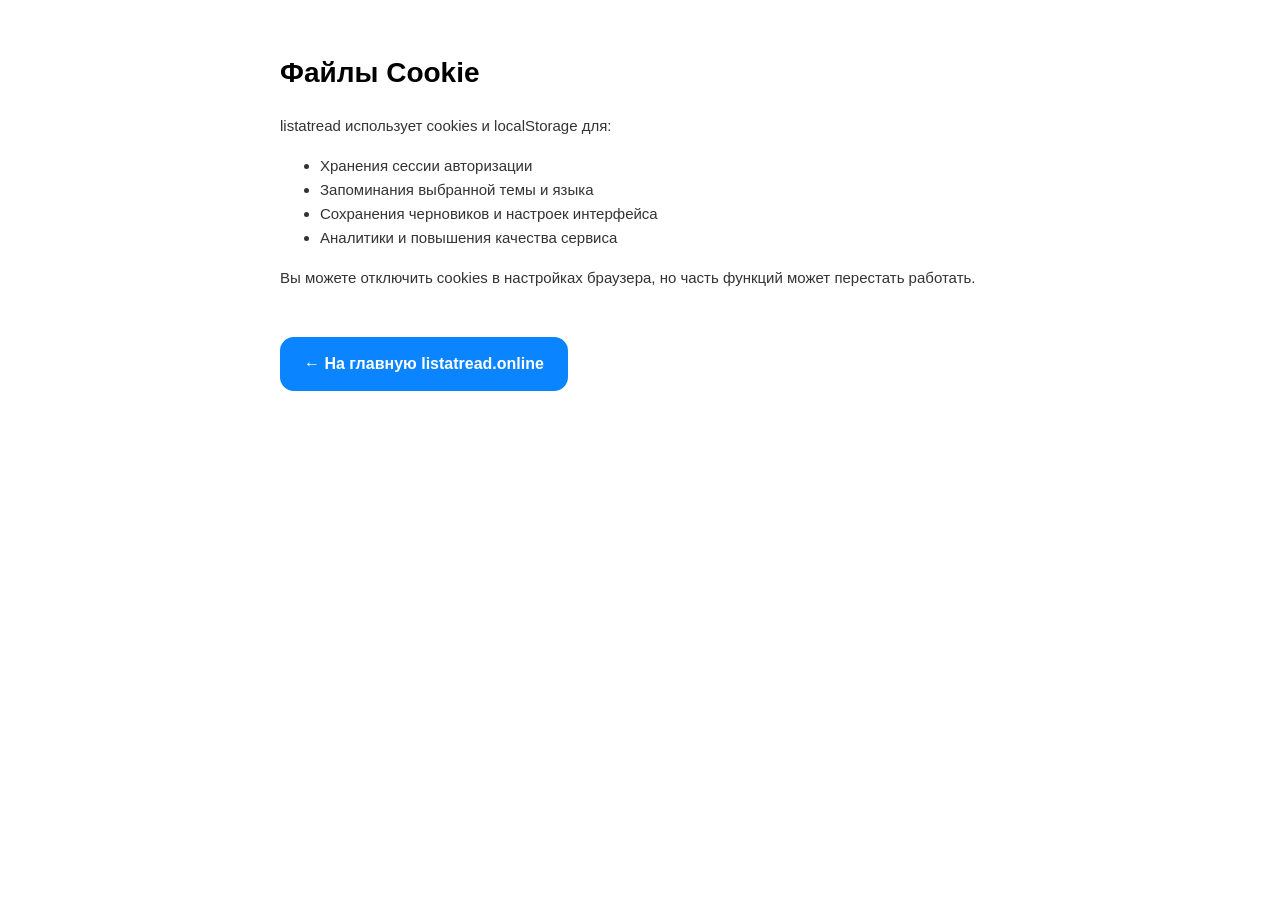
<file: cookie.html>
<!DOCTYPE html>
<html lang="ru"><head>
    <meta charset="UTF-8"><meta name="viewport" content="width=device-width,initial-scale=1">
    <title>Файлы Cookie — listatread</title>
    <style>body{font-family:-apple-system,BlinkMacSystemFont,sans-serif;max-width:720px;margin:0 auto;padding:32px 20px;background:#fff;color:#000;line-height:1.6}h1{font-size:28px}h2{font-size:18px;margin-top:24px}p,li{font-size:15px;color:#333}a.home{display:inline-block;margin-top:32px;padding:14px 24px;background:#0a84ff;color:#fff;border-radius:14px;text-decoration:none;font-weight:700}</style>
</head><body>
<h1>Файлы Cookie</h1>
<p>listatread использует cookies и localStorage для:</p>
<ul>
    <li>Хранения сессии авторизации</li>
    <li>Запоминания выбранной темы и языка</li>
    <li>Сохранения черновиков и настроек интерфейса</li>
    <li>Аналитики и повышения качества сервиса</li>
</ul>
<p>Вы можете отключить cookies в настройках браузера, но часть функций может перестать работать.</p>
<a class="home" href="/">← На главную listatread.online</a>
</body></html>
</file>
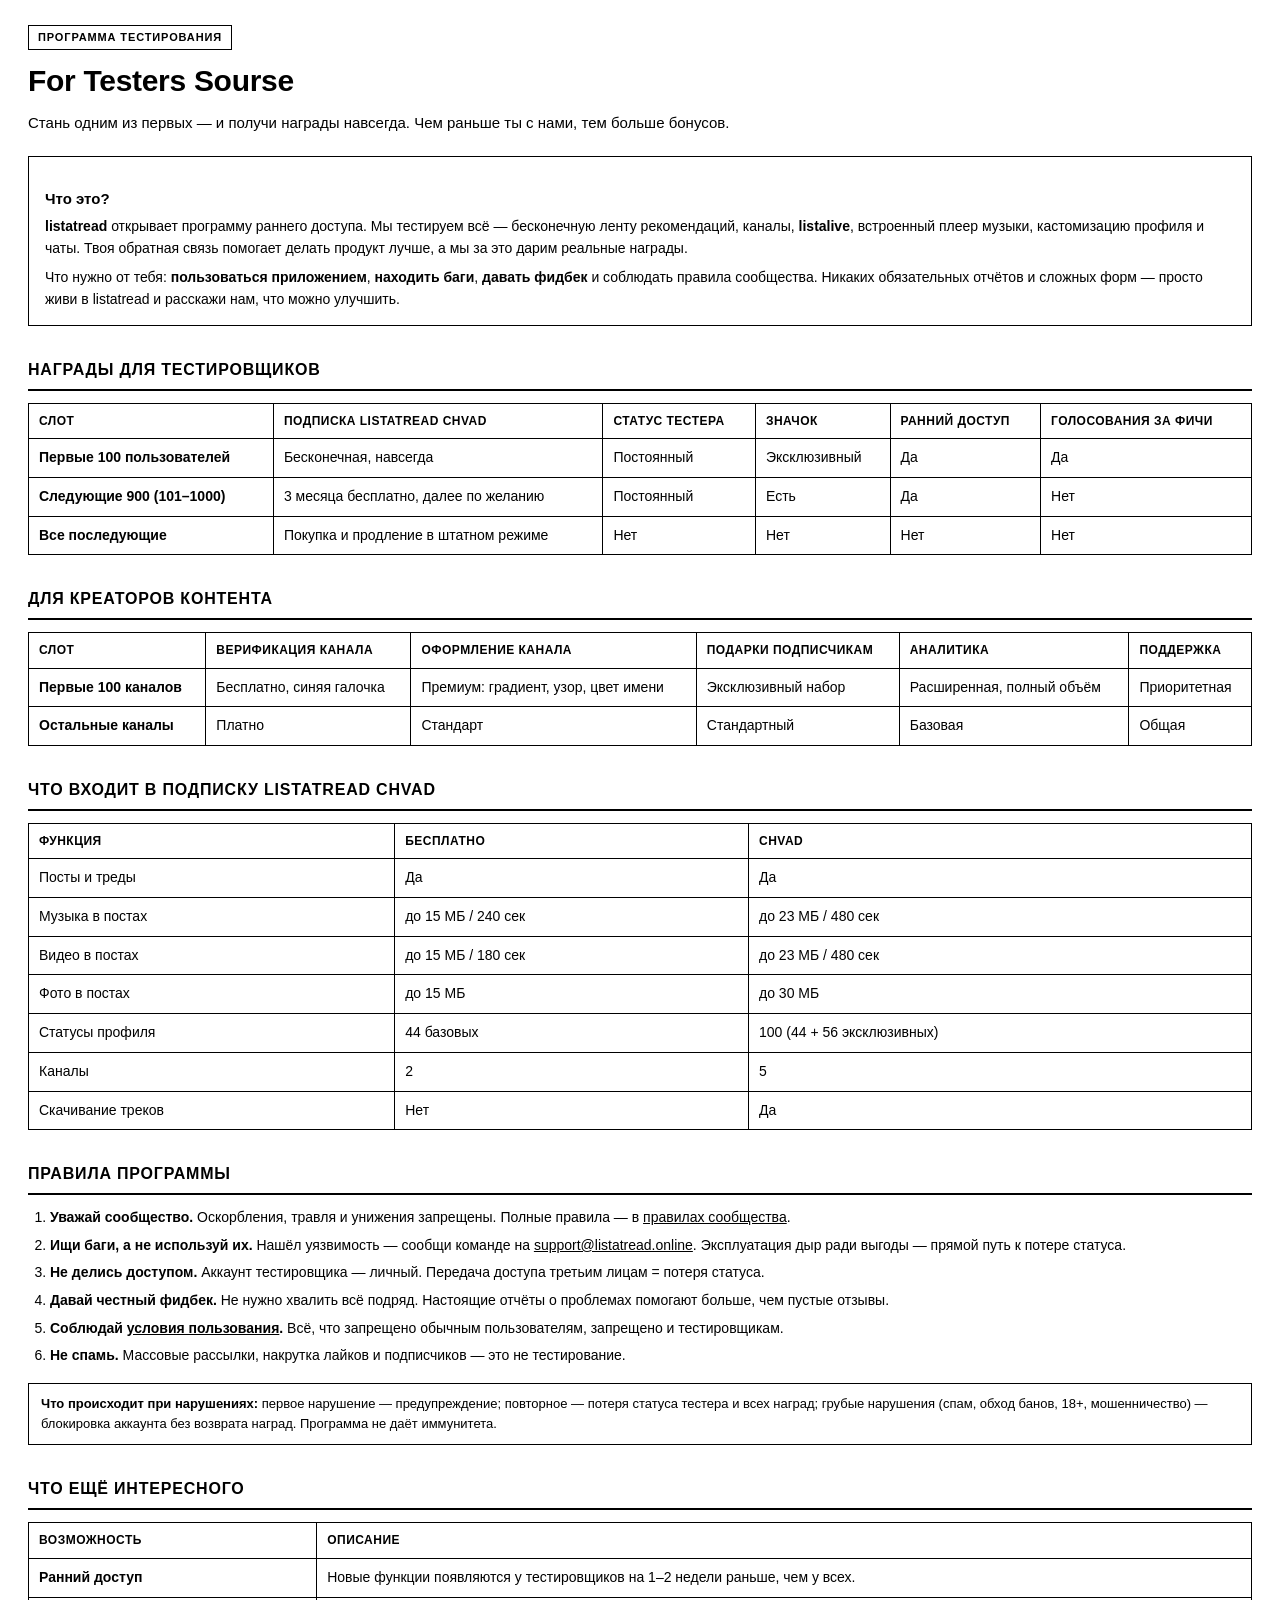
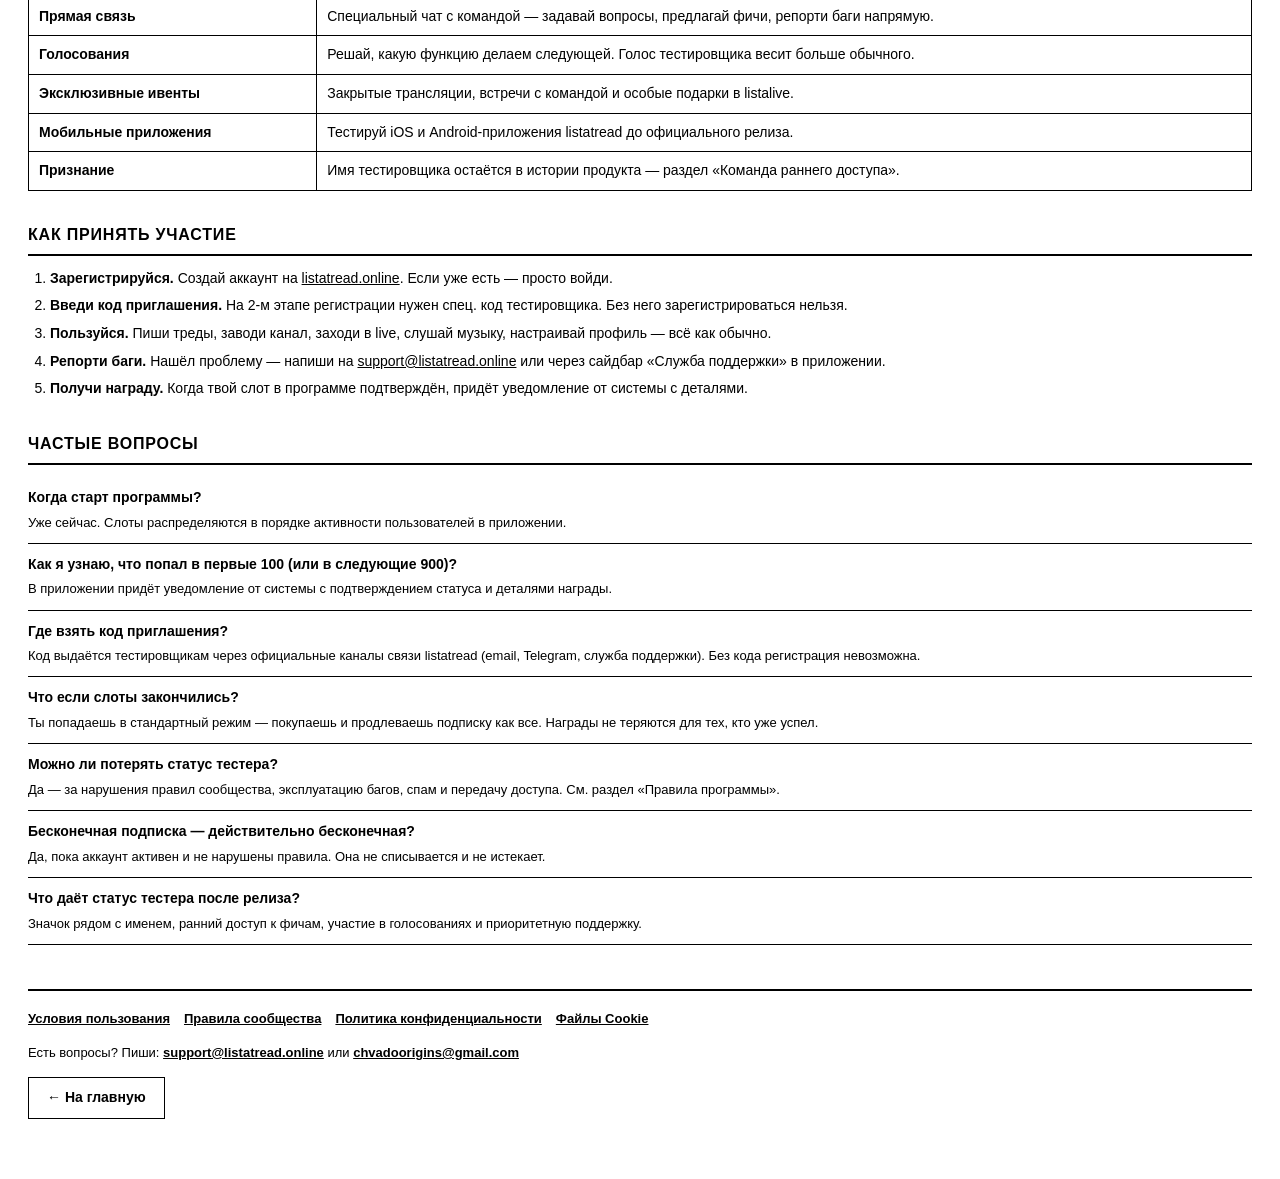
<file: fts.html>
<!DOCTYPE html>
<html lang="ru">
<head>
    <meta charset="UTF-8">
    <meta name="viewport" content="width=device-width,initial-scale=1">
    <title>For Testers — listatread</title>
    <meta name="description" content="Программа тестирования listatread: бесконечная подписка chvad для первых 100 пользователей, 3 месяца для следующих 900, а для креаторов — бесплатная верификация каналов.">
    <link rel="icon" href="/logo.jpeg" type="image/jpeg">
    <style>
        *{box-sizing:border-box;margin:0;padding:0}
        html,body{
            background:#fff;color:#000;
            font-family:-apple-system,BlinkMacSystemFont,'SF Pro Display','Inter','Segoe UI',sans-serif;
            font-size:15px;line-height:1.55;
            -webkit-font-smoothing:antialiased;
        }
        a{color:#000;text-decoration:underline}
        a:hover{text-decoration:none}
        .page{max-width:none;margin:0;padding:24px 28px 60px;text-align:left}
        .hero-badge{
            display:inline-block;padding:3px 9px;border:1px solid #000;
            font-size:11px;font-weight:700;text-transform:uppercase;
            letter-spacing:.08em;margin-bottom:14px;
        }
        h1{font-size:30px;font-weight:900;letter-spacing:-.01em;margin-bottom:12px;line-height:1.15}
        .hero p{font-size:15px;margin-bottom:6px}
        h2{font-size:16px;font-weight:800;letter-spacing:.05em;margin:32px 0 12px;
            padding-bottom:6px;border-bottom:2px solid #000;text-transform:uppercase}
        h3{font-size:15px;font-weight:800;margin:16px 0 6px}
        .intro{border:1px solid #000;padding:14px 16px;margin:22px 0}
        .intro p{font-size:14px;margin-bottom:8px}
        .intro p:last-child{margin-bottom:0}
        table{width:100%;border-collapse:collapse;margin:10px 0 18px;font-size:14px}
        th,td{border:1px solid #000;padding:8px 10px;text-align:left;vertical-align:top}
        th{background:#fff;font-weight:800;text-transform:uppercase;font-size:12px;letter-spacing:.04em}
        ul,ol{padding-left:22px;margin:8px 0 16px}
        li{margin-bottom:6px;font-size:14px}
        .warning{border:1px solid #000;padding:10px 12px;font-size:13px;margin:14px 0}
        .warning b{font-weight:800}
        .faq-item{padding:10px 0;border-bottom:1px solid #000}
        .faq-item:last-child{border-bottom:none}
        .faq-q{font-weight:800;font-size:14px;margin-bottom:4px}
        .faq-a{font-size:13px}
        .footer{margin-top:44px;padding-top:18px;border-top:2px solid #000}
        .footer-links{display:flex;flex-wrap:wrap;gap:14px;margin-bottom:14px}
        .footer-links a{color:#000;text-decoration:underline;font-size:13px;font-weight:600}
        .contact-line{font-size:13px;margin-bottom:14px}
        .contact-line a{font-weight:600}
        .home-btn{display:inline-block;padding:9px 18px;border:1px solid #000;
            background:#fff;color:#000;text-decoration:none;font-weight:800;font-size:14px}
    </style>
</head>
<body>
<div class="page">

    <header>
        <div class="hero-badge">Программа тестирования</div>
        <h1>For Testers Sourse</h1>
        <p>Стань одним из первых — и получи награды навсегда. Чем раньше ты с нами, тем больше бонусов.</p>
    </header>

    <div class="intro">
        <h3>Что это?</h3>
        <p><strong>listatread</strong> открывает программу раннего доступа. Мы тестируем всё —
            бесконечную ленту рекомендаций, каналы, <b>listalive</b>, встроенный плеер музыки,
            кастомизацию профиля и чаты. Твоя обратная связь помогает делать продукт лучше,
            а мы за это дарим реальные награды.</p>
        <p>Что нужно от тебя: <b>пользоваться приложением</b>, <b>находить баги</b>,
            <b>давать фидбек</b> и соблюдать правила сообщества. Никаких обязательных
            отчётов и сложных форм — просто живи в listatread и расскажи нам, что можно улучшить.</p>
    </div>

    <h2>Награды для тестировщиков</h2>
    <table>
        <thead>
        <tr>
            <th>Слот</th>
            <th>Подписка listatread chvad</th>
            <th>Статус тестера</th>
            <th>Значок</th>
            <th>Ранний доступ</th>
            <th>Голосования за фичи</th>
        </tr>
        </thead>
        <tbody>
        <tr>
            <td><b>Первые 100 пользователей</b></td>
            <td>Бесконечная, навсегда</td>
            <td>Постоянный</td>
            <td>Эксклюзивный</td>
            <td>Да</td>
            <td>Да</td>
        </tr>
        <tr>
            <td><b>Следующие 900 (101–1000)</b></td>
            <td>3 месяца бесплатно, далее по желанию</td>
            <td>Постоянный</td>
            <td>Есть</td>
            <td>Да</td>
            <td>Нет</td>
        </tr>
        <tr>
            <td><b>Все последующие</b></td>
            <td>Покупка и продление в штатном режиме</td>
            <td>Нет</td>
            <td>Нет</td>
            <td>Нет</td>
            <td>Нет</td>
        </tr>
        </tbody>
    </table>

    <h2>Для креаторов контента</h2>
    <table>
        <thead>
        <tr>
            <th>Слот</th>
            <th>Верификация канала</th>
            <th>Оформление канала</th>
            <th>Подарки подписчикам</th>
            <th>Аналитика</th>
            <th>Поддержка</th>
        </tr>
        </thead>
        <tbody>
        <tr>
            <td><b>Первые 100 каналов</b></td>
            <td>Бесплатно, синяя галочка</td>
            <td>Премиум: градиент, узор, цвет имени</td>
            <td>Эксклюзивный набор</td>
            <td>Расширенная, полный объём</td>
            <td>Приоритетная</td>
        </tr>
        <tr>
            <td><b>Остальные каналы</b></td>
            <td>Платно</td>
            <td>Стандарт</td>
            <td>Стандартный</td>
            <td>Базовая</td>
            <td>Общая</td>
        </tr>
        </tbody>
    </table>

    <h2>Что входит в подписку listatread chvad</h2>
    <table>
        <thead>
        <tr>
            <th>Функция</th>
            <th>Бесплатно</th>
            <th>chvad</th>
        </tr>
        </thead>
        <tbody>
        <tr><td>Посты и треды</td><td>Да</td><td>Да</td></tr>
        <tr><td>Музыка в постах</td><td>до 15 МБ / 240 сек</td><td>до 23 МБ / 480 сек</td></tr>
        <tr><td>Видео в постах</td><td>до 15 МБ / 180 сек</td><td>до 23 МБ / 480 сек</td></tr>
        <tr><td>Фото в постах</td><td>до 15 МБ</td><td>до 30 МБ</td></tr>
        <tr><td>Статусы профиля</td><td>44 базовых</td><td>100 (44 + 56 эксклюзивных)</td></tr>
        <tr><td>Каналы</td><td>2</td><td>5</td></tr>
        <tr><td>Скачивание треков</td><td>Нет</td><td>Да</td></tr>
        </tbody>
    </table>

    <h2>Правила программы</h2>
    <ol>
        <li><b>Уважай сообщество.</b> Оскорбления, травля и унижения запрещены.
            Полные правила — в <a href="/rules">правилах сообщества</a>.</li>
        <li><b>Ищи баги, а не используй их.</b> Нашёл уязвимость — сообщи команде
            на <a href="mailto:support@listatread.online">support@listatread.online</a>.
            Эксплуатация дыр ради выгоды — прямой путь к потере статуса.</li>
        <li><b>Не делись доступом.</b> Аккаунт тестировщика — личный.
            Передача доступа третьим лицам = потеря статуса.</li>
        <li><b>Давай честный фидбек.</b> Не нужно хвалить всё подряд.
            Настоящие отчёты о проблемах помогают больше, чем пустые отзывы.</li>
        <li><b>Соблюдай <a href="/terms">условия пользования</a>.</b>
            Всё, что запрещено обычным пользователям, запрещено и тестировщикам.</li>
        <li><b>Не спамь.</b> Массовые рассылки, накрутка лайков и подписчиков —
            это не тестирование.</li>
    </ol>

    <div class="warning">
        <b>Что происходит при нарушениях:</b>
        первое нарушение — предупреждение; повторное — потеря статуса тестера
        и всех наград; грубые нарушения (спам, обход банов, 18+, мошенничество) —
        блокировка аккаунта без возврата наград. Программа не даёт иммунитета.
    </div>

    <h2>Что ещё интересного</h2>
    <table>
        <thead>
        <tr><th>Возможность</th><th>Описание</th></tr>
        </thead>
        <tbody>
        <tr><td><b>Ранний доступ</b></td><td>Новые функции появляются у тестировщиков на 1–2 недели раньше, чем у всех.</td></tr>
        <tr><td><b>Прямая связь</b></td><td>Специальный чат с командой — задавай вопросы, предлагай фичи, репорти баги напрямую.</td></tr>
        <tr><td><b>Голосования</b></td><td>Решай, какую функцию делаем следующей. Голос тестировщика весит больше обычного.</td></tr>
        <tr><td><b>Эксклюзивные ивенты</b></td><td>Закрытые трансляции, встречи с командой и особые подарки в listalive.</td></tr>
        <tr><td><b>Мобильные приложения</b></td><td>Тестируй iOS и Android-приложения listatread до официального релиза.</td></tr>
        <tr><td><b>Признание</b></td><td>Имя тестировщика остаётся в истории продукта — раздел «Команда раннего доступа».</td></tr>
        </tbody>
    </table>

    <h2>Как принять участие</h2>
    <ol>
        <li><b>Зарегистрируйся.</b> Создай аккаунт на <a href="/">listatread.online</a>.
            Если уже есть — просто войди.</li>
        <li><b>Введи код приглашения.</b> На 2-м этапе регистрации нужен спец. код
            тестировщика. Без него зарегистрироваться нельзя.</li>
        <li><b>Пользуйся.</b> Пиши треды, заводи канал, заходи в live, слушай музыку,
            настраивай профиль — всё как обычно.</li>
        <li><b>Репорти баги.</b> Нашёл проблему — напиши на
            <a href="mailto:support@listatread.online">support@listatread.online</a>
            или через сайдбар «Служба поддержки» в приложении.</li>
        <li><b>Получи награду.</b> Когда твой слот в программе подтверждён,
            придёт уведомление от системы с деталями.</li>
    </ol>

    <h2>Частые вопросы</h2>

    <div class="faq-item">
        <div class="faq-q">Когда старт программы?</div>
        <div class="faq-a">Уже сейчас. Слоты распределяются в порядке активности пользователей в приложении.</div>
    </div>
    <div class="faq-item">
        <div class="faq-q">Как я узнаю, что попал в первые 100 (или в следующие 900)?</div>
        <div class="faq-a">В приложении придёт уведомление от системы с подтверждением статуса и деталями награды.</div>
    </div>
    <div class="faq-item">
        <div class="faq-q">Где взять код приглашения?</div>
        <div class="faq-a">Код выдаётся тестировщикам через официальные каналы связи listatread (email, Telegram, служба поддержки). Без кода регистрация невозможна.</div>
    </div>
    <div class="faq-item">
        <div class="faq-q">Что если слоты закончились?</div>
        <div class="faq-a">Ты попадаешь в стандартный режим — покупаешь и продлеваешь подписку как все. Награды не теряются для тех, кто уже успел.</div>
    </div>
    <div class="faq-item">
        <div class="faq-q">Можно ли потерять статус тестера?</div>
        <div class="faq-a">Да — за нарушения правил сообщества, эксплуатацию багов, спам и передачу доступа. См. раздел «Правила программы».</div>
    </div>
    <div class="faq-item">
        <div class="faq-q">Бесконечная подписка — действительно бесконечная?</div>
        <div class="faq-a">Да, пока аккаунт активен и не нарушены правила. Она не списывается и не истекает.</div>
    </div>
    <div class="faq-item">
        <div class="faq-q">Что даёт статус тестера после релиза?</div>
        <div class="faq-a">Значок рядом с именем, ранний доступ к фичам, участие в голосованиях и приоритетную поддержку.</div>
    </div>

    <footer class="footer">
        <div class="footer-links">
            <a href="/terms">Условия пользования</a>
            <a href="/rules">Правила сообщества</a>
            <a href="/policy">Политика конфиденциальности</a>
            <a href="/cookie">Файлы Cookie</a>
        </div>
        <div class="contact-line">
            Есть вопросы? Пиши: <a href="mailto:support@listatread.online">support@listatread.online</a>
            или <a href="mailto:chvadoorigins@gmail.com">chvadoorigins@gmail.com</a>
        </div>
        <a href="/" class="home-btn">← На главную</a>
    </footer>

</div>
</body>
</html>
</file>
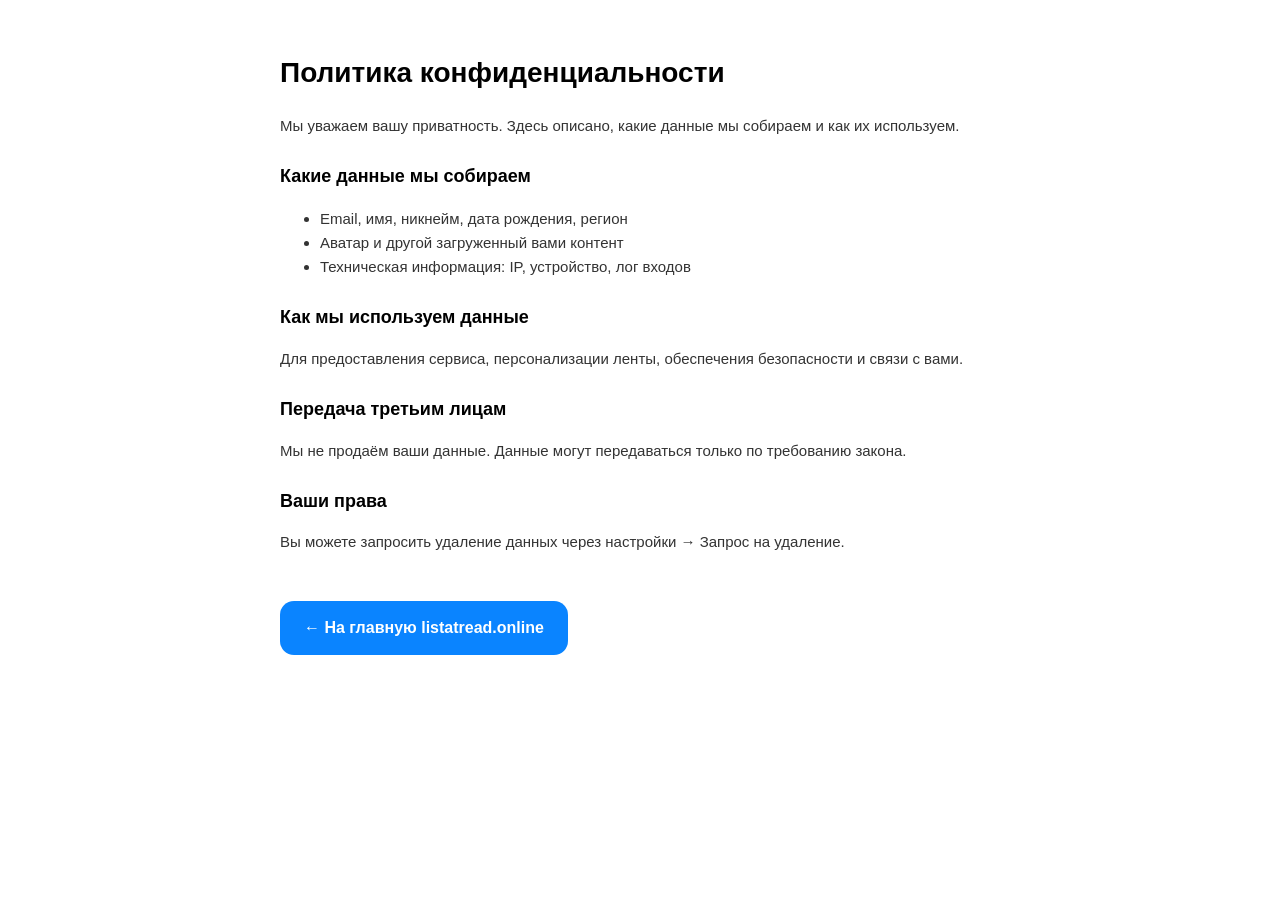
<file: policy.html>
<!DOCTYPE html>
<html lang="ru"><head>
    <meta charset="UTF-8"><meta name="viewport" content="width=device-width,initial-scale=1">
    <title>Политика конфиденциальности — listatread</title>
    <style>body{font-family:-apple-system,BlinkMacSystemFont,sans-serif;max-width:720px;margin:0 auto;padding:32px 20px;background:#fff;color:#000;line-height:1.6}h1{font-size:28px}h2{font-size:18px;margin-top:24px}p,li{font-size:15px;color:#333}a.home{display:inline-block;margin-top:32px;padding:14px 24px;background:#0a84ff;color:#fff;border-radius:14px;text-decoration:none;font-weight:700}</style>
</head><body>
<h1>Политика конфиденциальности</h1>
<p>Мы уважаем вашу приватность. Здесь описано, какие данные мы собираем и как их используем.</p>

<h2>Какие данные мы собираем</h2>
<ul>
    <li>Email, имя, никнейм, дата рождения, регион</li>
    <li>Аватар и другой загруженный вами контент</li>
    <li>Техническая информация: IP, устройство, лог входов</li>
</ul>

<h2>Как мы используем данные</h2>
<p>Для предоставления сервиса, персонализации ленты, обеспечения безопасности и связи с вами.</p>

<h2>Передача третьим лицам</h2>
<p>Мы не продаём ваши данные. Данные могут передаваться только по требованию закона.</p>

<h2>Ваши права</h2>
<p>Вы можете запросить удаление данных через настройки → Запрос на удаление.</p>

<a class="home" href="/">← На главную listatread.online</a>
</body></html>
</file>
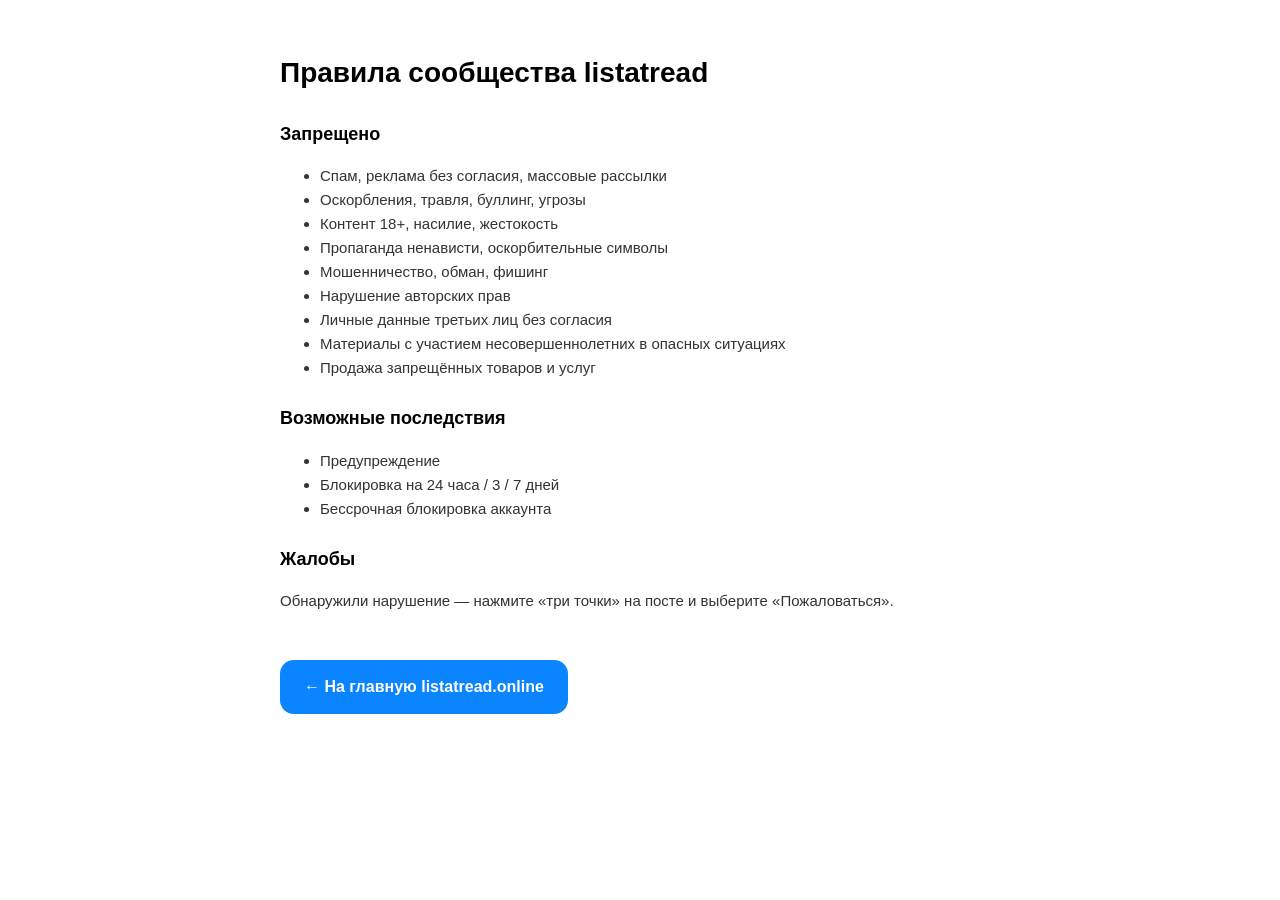
<file: rules.html>
<!DOCTYPE html>
<html lang="ru"><head>
    <meta charset="UTF-8"><meta name="viewport" content="width=device-width,initial-scale=1">
    <title>Правила сообщества — listatread</title>
    <style>body{font-family:-apple-system,BlinkMacSystemFont,sans-serif;max-width:720px;margin:0 auto;padding:32px 20px;background:#fff;color:#000;line-height:1.6}h1{font-size:28px}h2{font-size:18px;margin-top:24px}p,li{font-size:15px;color:#333}a.home{display:inline-block;margin-top:32px;padding:14px 24px;background:#0a84ff;color:#fff;border-radius:14px;text-decoration:none;font-weight:700}</style>
</head><body>
<h1>Правила сообщества listatread</h1>

<h2>Запрещено</h2>
<ul>
    <li>Спам, реклама без согласия, массовые рассылки</li>
    <li>Оскорбления, травля, буллинг, угрозы</li>
    <li>Контент 18+, насилие, жестокость</li>
    <li>Пропаганда ненависти, оскорбительные символы</li>
    <li>Мошенничество, обман, фишинг</li>
    <li>Нарушение авторских прав</li>
    <li>Личные данные третьих лиц без согласия</li>
    <li>Материалы с участием несовершеннолетних в опасных ситуациях</li>
    <li>Продажа запрещённых товаров и услуг</li>
</ul>

<h2>Возможные последствия</h2>
<ul>
    <li>Предупреждение</li>
    <li>Блокировка на 24 часа / 3 / 7 дней</li>
    <li>Бессрочная блокировка аккаунта</li>
</ul>

<h2>Жалобы</h2>
<p>Обнаружили нарушение — нажмите «три точки» на посте и выберите «Пожаловаться».</p>

<a class="home" href="/">← На главную listatread.online</a>
</body></html>
</file>
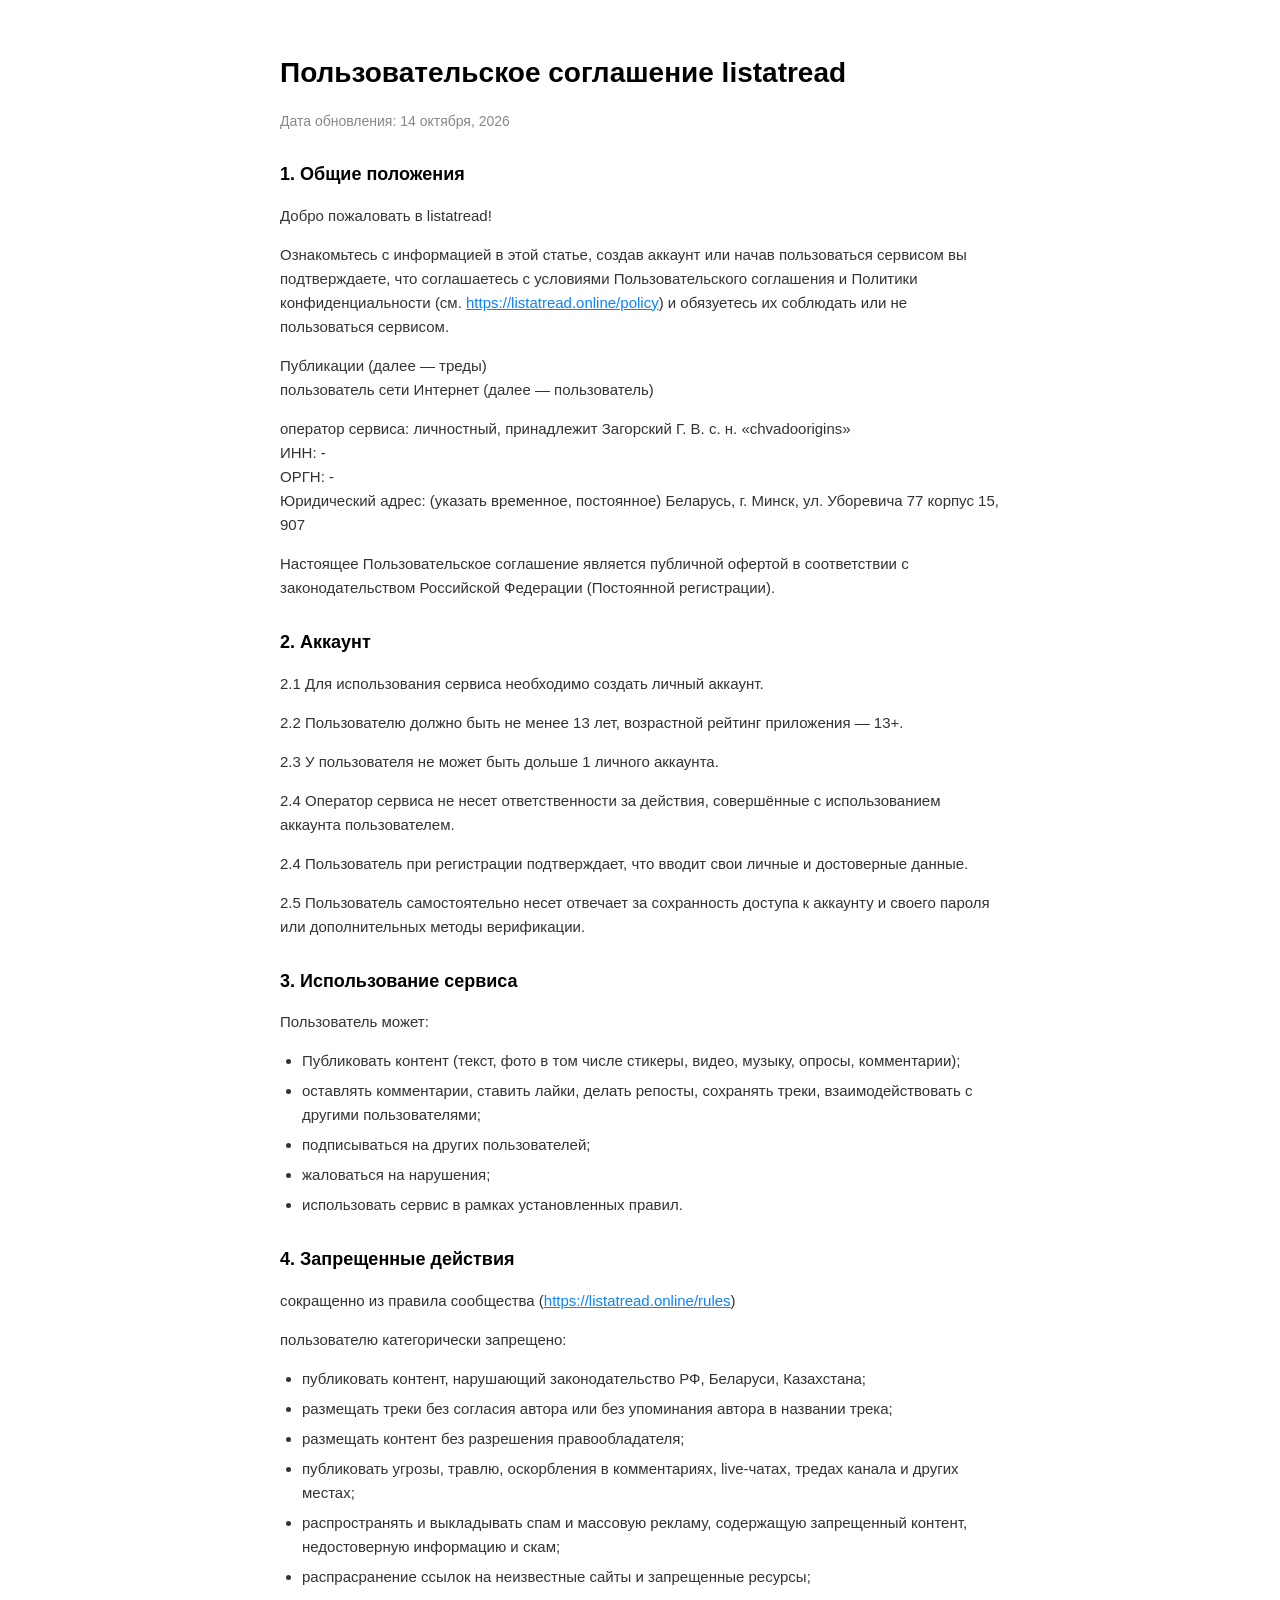
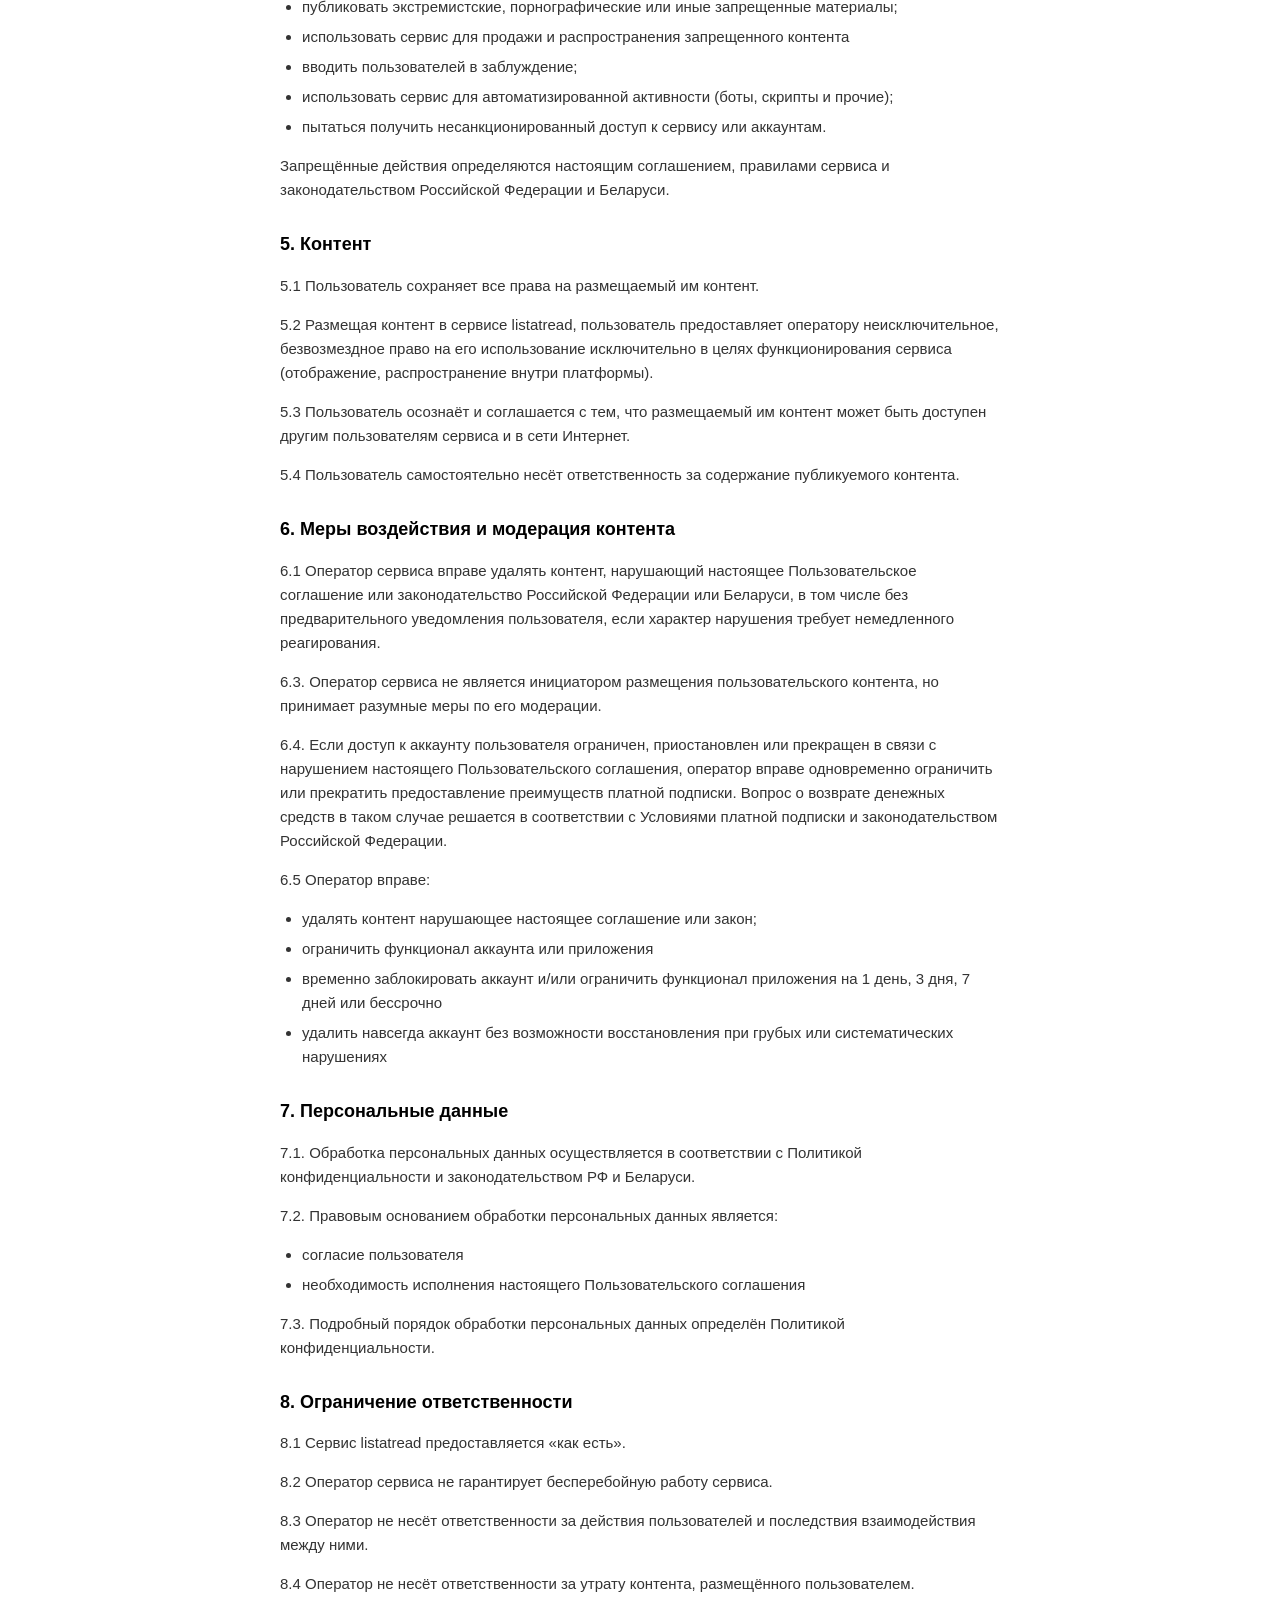
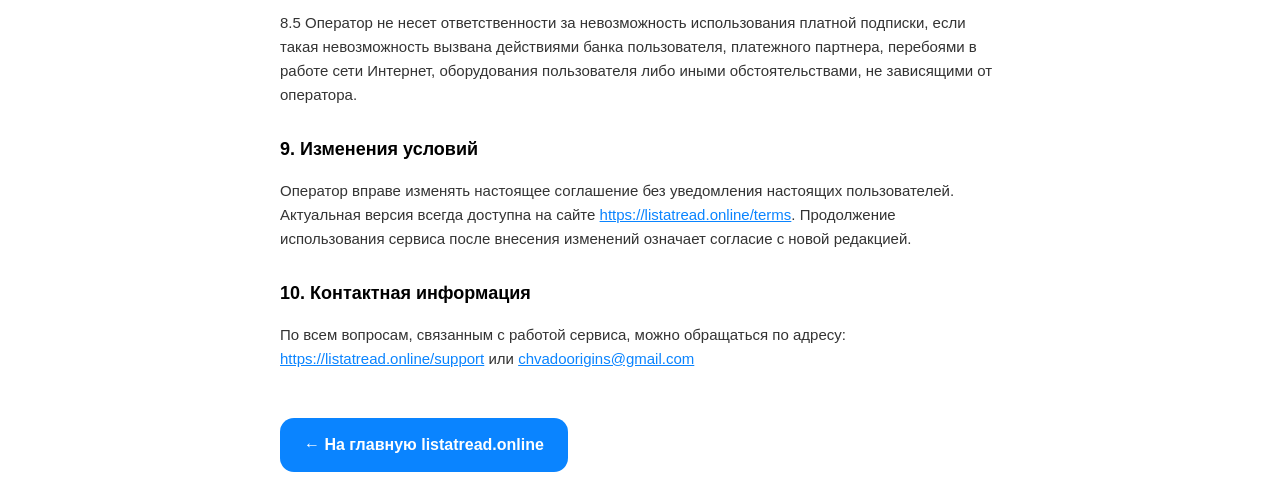
<file: terms.html>
<!DOCTYPE html>
<html lang="ru">
<head>
    <meta charset="UTF-8">
    <meta name="viewport" content="width=device-width,initial-scale=1">
    <title>Условия пользования — listatread</title>
    <link rel="icon" href="data:image/svg+xml,<svg xmlns=%22http://www.w3.org/2000/svg%22 viewBox=%220 0 100 100%22><circle cx=%2250%22 cy=%2250%22 r=%2248%22 fill=%22black%22/><text x=%2250%22 y=%2272%22 font-size=%2272%22 text-anchor=%22middle%22 fill=%22white%22 font-family=%22serif%22>ℓ</text></svg>">
    <style>
        body{font-family:-apple-system,BlinkMacSystemFont,sans-serif;max-width:720px;margin:0 auto;padding:32px 20px;background:#fff;color:#000;line-height:1.6}
        h1{font-size:28px;margin-bottom:8px}
        h2{font-size:18px;margin-top:28px}
        p,li{font-size:15px;color:#333}
        ul{padding-left:22px;margin:8px 0}
        li{margin-bottom:6px}
        a{color:#0a84ff}
        a.home{display:inline-block;margin-top:32px;padding:14px 24px;background:#0a84ff;color:#fff;border-radius:14px;text-decoration:none;font-weight:700}
        .updated{color:#888;font-size:14px;margin-bottom:24px}
    </style>
</head>
<body>

<h1>Пользовательское соглашение listatread</h1>
<p class="updated">Дата обновления: 14 октября, 2026</p>

<h2>1. Общие положения</h2>
<p>Добро пожаловать в listatread!</p>
<p>Ознакомьтесь с информацией в этой статье, создав аккаунт или начав пользоваться сервисом вы подтверждаете, что соглашаетесь с условиями Пользовательского соглашения и Политики конфиденциальности (см. <a href="https://listatread.online/policy">https://listatread.online/policy</a>) и обязуетесь их соблюдать или не пользоваться сервисом.</p>

<p>Публикации (далее — треды)<br>
    пользователь сети Интернет (далее — пользователь)</p>

<p>оператор сервиса: личностный, принадлежит Загорский Г. В. с. н. «chvadoorigins»<br>
    ИНН: -<br>
    ОРГН: -<br>
    Юридический адрес: (указать временное, постоянное) Беларусь, г. Минск, ул. Уборевича 77 корпус 15, 907</p>

<p>Настоящее Пользовательское соглашение является публичной офертой в соответствии с законодательством Российской Федерации (Постоянной регистрации).</p>

<h2>2. Аккаунт</h2>
<p>2.1 Для использования сервиса необходимо создать личный аккаунт.</p>
<p>2.2 Пользователю должно быть не менее 13 лет, возрастной рейтинг приложения — 13+.</p>
<p>2.3 У пользователя не может быть дольше 1 личного аккаунта.</p>
<p>2.4 Оператор сервиса не несет ответственности за действия, совершённые с использованием аккаунта пользователем.</p>
<p>2.4 Пользователь при регистрации подтверждает, что вводит свои личные и достоверные данные.</p>
<p>2.5 Пользователь самостоятельно несет отвечает за сохранность доступа к аккаунту и своего пароля или дополнительных методы верификации.</p>

<h2>3. Использование сервиса</h2>
<p>Пользователь может:</p>
<ul>
    <li>Публиковать контент (текст, фото в том числе стикеры, видео, музыку, опросы, комментарии);</li>
    <li>оставлять комментарии, ставить лайки, делать репосты, сохранять треки, взаимодействовать с другими пользователями;</li>
    <li>подписываться на других пользователей;</li>
    <li>жаловаться на нарушения;</li>
    <li>использовать сервис в рамках установленных правил.</li>
</ul>

<h2>4. Запрещенные действия</h2>
<p>сокращенно из правила сообщества (<a href="https://listatread.online/rules">https://listatread.online/rules</a>)</p>
<p>пользователю категорически запрещено:</p>
<ul>
    <li>публиковать контент, нарушающий законодательство РФ, Беларуси, Казахстана;</li>
    <li>размещать треки без согласия автора или без упоминания автора в названии трека;</li>
    <li>размещать контент без разрешения правообладателя;</li>
    <li>публиковать угрозы, травлю, оскорбления в комментариях, live-чатах, тредах канала и других местах;</li>
    <li>распространять и выкладывать спам и массовую рекламу, содержащую запрещенный контент, недостоверную информацию и скам;</li>
    <li>распрасранение ссылок на неизвестные сайты и запрещенные ресурсы;</li>
    <li>публиковать экстремистские, порнографические или иные запрещенные материалы;</li>
    <li>использовать сервис для продажи и распространения запрещенного контента</li>
    <li>вводить пользователей в заблуждение;</li>
    <li>использовать сервис для автоматизированной активности (боты, скрипты и прочие);</li>
    <li>пытаться получить несанкционированный доступ к сервису или аккаунтам.</li>
</ul>
<p>Запрещённые действия определяются настоящим соглашением, правилами сервиса и законодательством Российской Федерации и Беларуси.</p>

<h2>5. Контент</h2>
<p>5.1 Пользователь сохраняет все права на размещаемый им контент.</p>
<p>5.2 Размещая контент в сервисе listatread, пользователь предоставляет оператору неисключительное, безвозмездное право на его использование исключительно в целях функционирования сервиса (отображение, распространение внутри платформы).</p>
<p>5.3 Пользователь осознаёт и соглашается с тем, что размещаемый им контент может быть доступен другим пользователям сервиса и в сети Интернет.</p>
<p>5.4 Пользователь самостоятельно несёт ответственность за содержание публикуемого контента.</p>

<h2>6. Меры воздействия и модерация контента</h2>
<p>6.1 Оператор сервиса вправе удалять контент, нарушающий настоящее Пользовательское соглашение или законодательство Российской Федерации или Беларуси, в том числе без предварительного уведомления пользователя, если характер нарушения требует немедленного реагирования.</p>
<p>6.3. Оператор сервиса не является инициатором размещения пользовательского контента, но принимает разумные меры по его модерации.</p>
<p>6.4. Если доступ к аккаунту пользователя ограничен, приостановлен или прекращен в связи с нарушением настоящего Пользовательского соглашения, оператор вправе одновременно ограничить или прекратить предоставление преимуществ платной подписки. Вопрос о возврате денежных средств в таком случае решается в соответствии с Условиями платной подписки и законодательством Российской Федерации.</p>
<p>6.5 Оператор вправе:</p>
<ul>
    <li>удалять контент нарушающее настоящее соглашение или закон;</li>
    <li>ограничить функционал аккаунта или приложения</li>
    <li>временно заблокировать аккаунт и/или ограничить функционал приложения на 1 день, 3 дня, 7 дней или бессрочно</li>
    <li>удалить навсегда аккаунт без возможности восстановления при грубых или систематических нарушениях</li>
</ul>

<h2>7. Персональные данные</h2>
<p>7.1. Обработка персональных данных осуществляется в соответствии с Политикой конфиденциальности и законодательством РФ и Беларуси.</p>
<p>7.2. Правовым основанием обработки персональных данных является:</p>
<ul>
    <li>согласие пользователя</li>
    <li>необходимость исполнения настоящего Пользовательского соглашения</li>
</ul>
<p>7.3. Подробный порядок обработки персональных данных определён Политикой конфиденциальности.</p>

<h2>8. Ограничение ответственности</h2>
<p>8.1 Сервис listatread предоставляется «как есть».</p>
<p>8.2 Оператор сервиса не гарантирует бесперебойную работу сервиса.</p>
<p>8.3 Оператор не несёт ответственности за действия пользователей и последствия взаимодействия между ними.</p>
<p>8.4 Оператор не несёт ответственности за утрату контента, размещённого пользователем.</p>

<p>8.5 Оператор не несет ответственности за невозможность использования платной подписки, если такая невозможность вызвана действиями банка пользователя, платежного партнера, перебоями в работе сети Интернет, оборудования пользователя либо иными обстоятельствами, не зависящими от оператора.</p>

<h2>9. Изменения условий</h2>
<p>Оператор вправе изменять настоящее соглашение без уведомления настоящих пользователей. Актуальная версия всегда доступна на сайте <a href="https://listatread.online/terms">https://listatread.online/terms</a>. Продолжение использования сервиса после внесения изменений означает согласие с новой редакцией.</p>

<h2>10. Контактная информация</h2>
<p>По всем вопросам, связанным с работой сервиса, можно обращаться по адресу: <a href="https://listatread.online/support">https://listatread.online/support</a> или <a href="mailto:chvadoorigins@gmail.com">chvadoorigins@gmail.com</a></p>

<a class="home" href="/">← На главную listatread.online</a>

</body>
</html>
</file>
